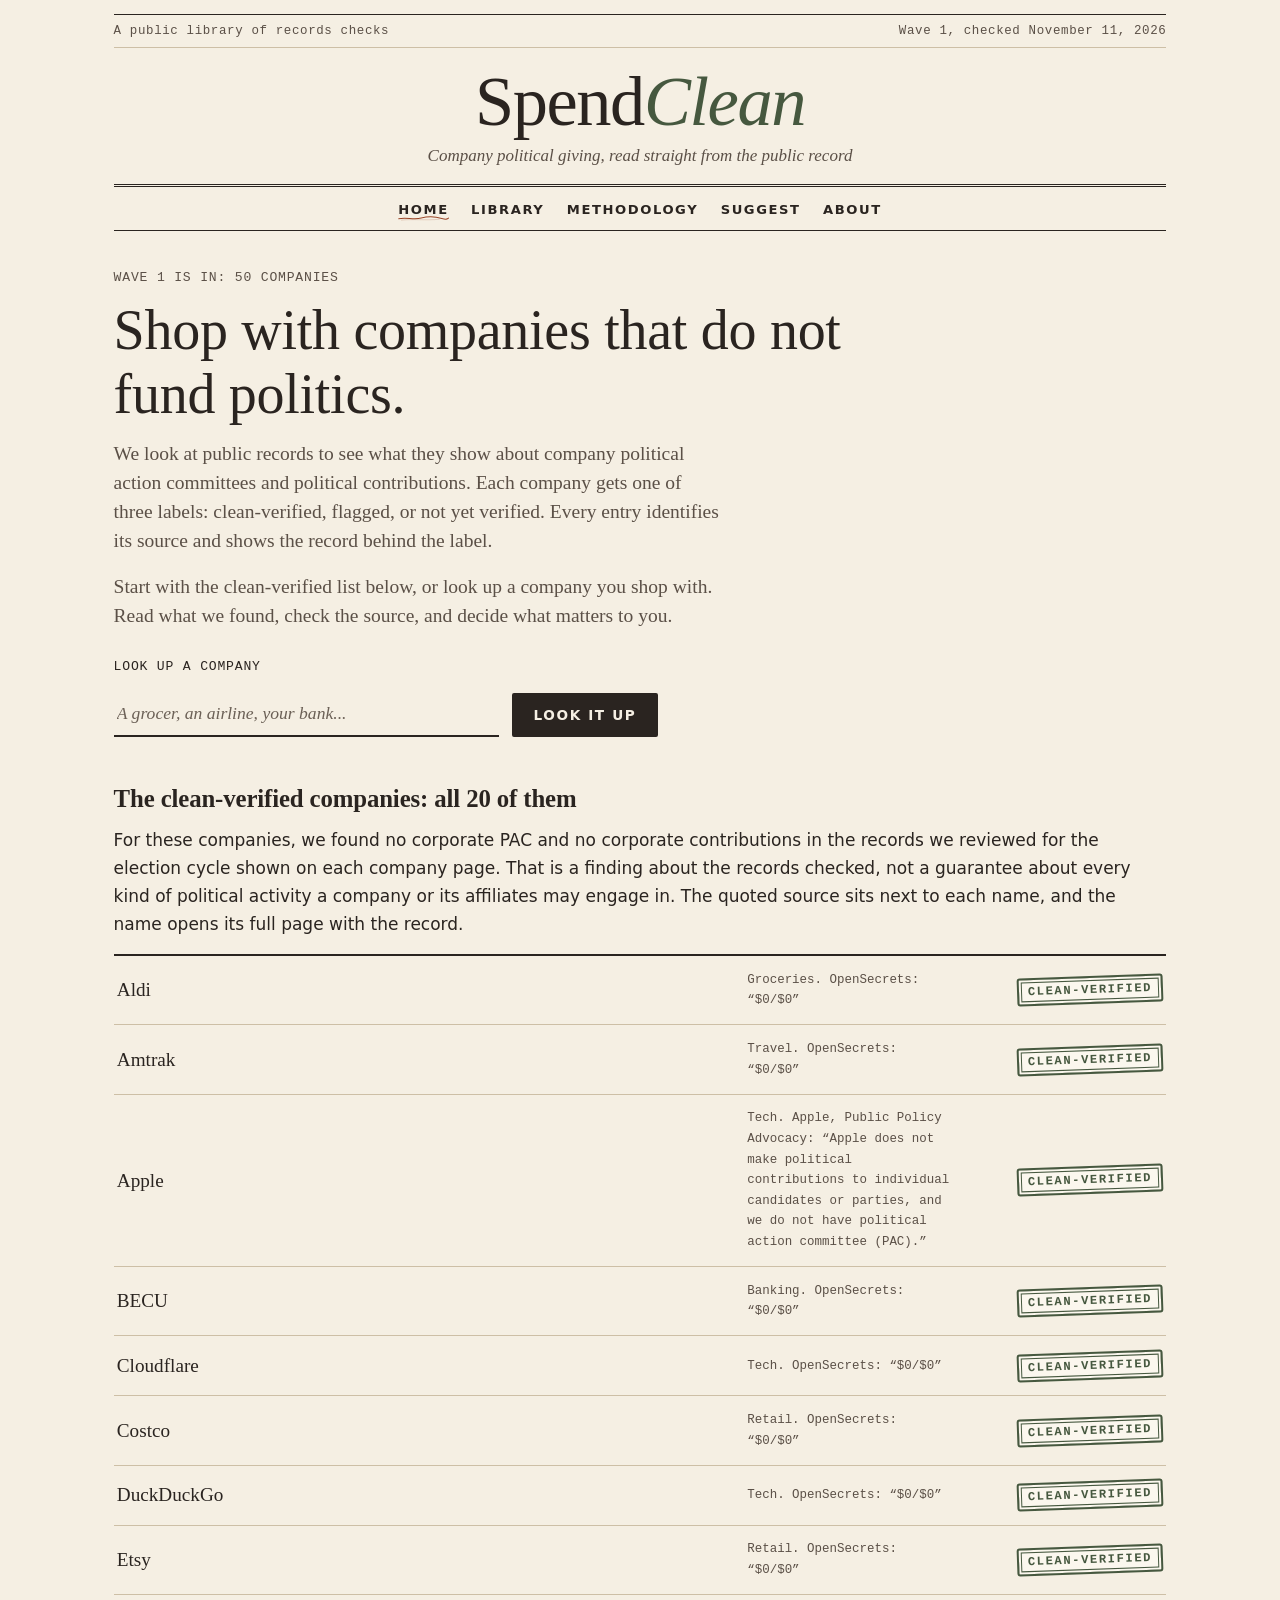
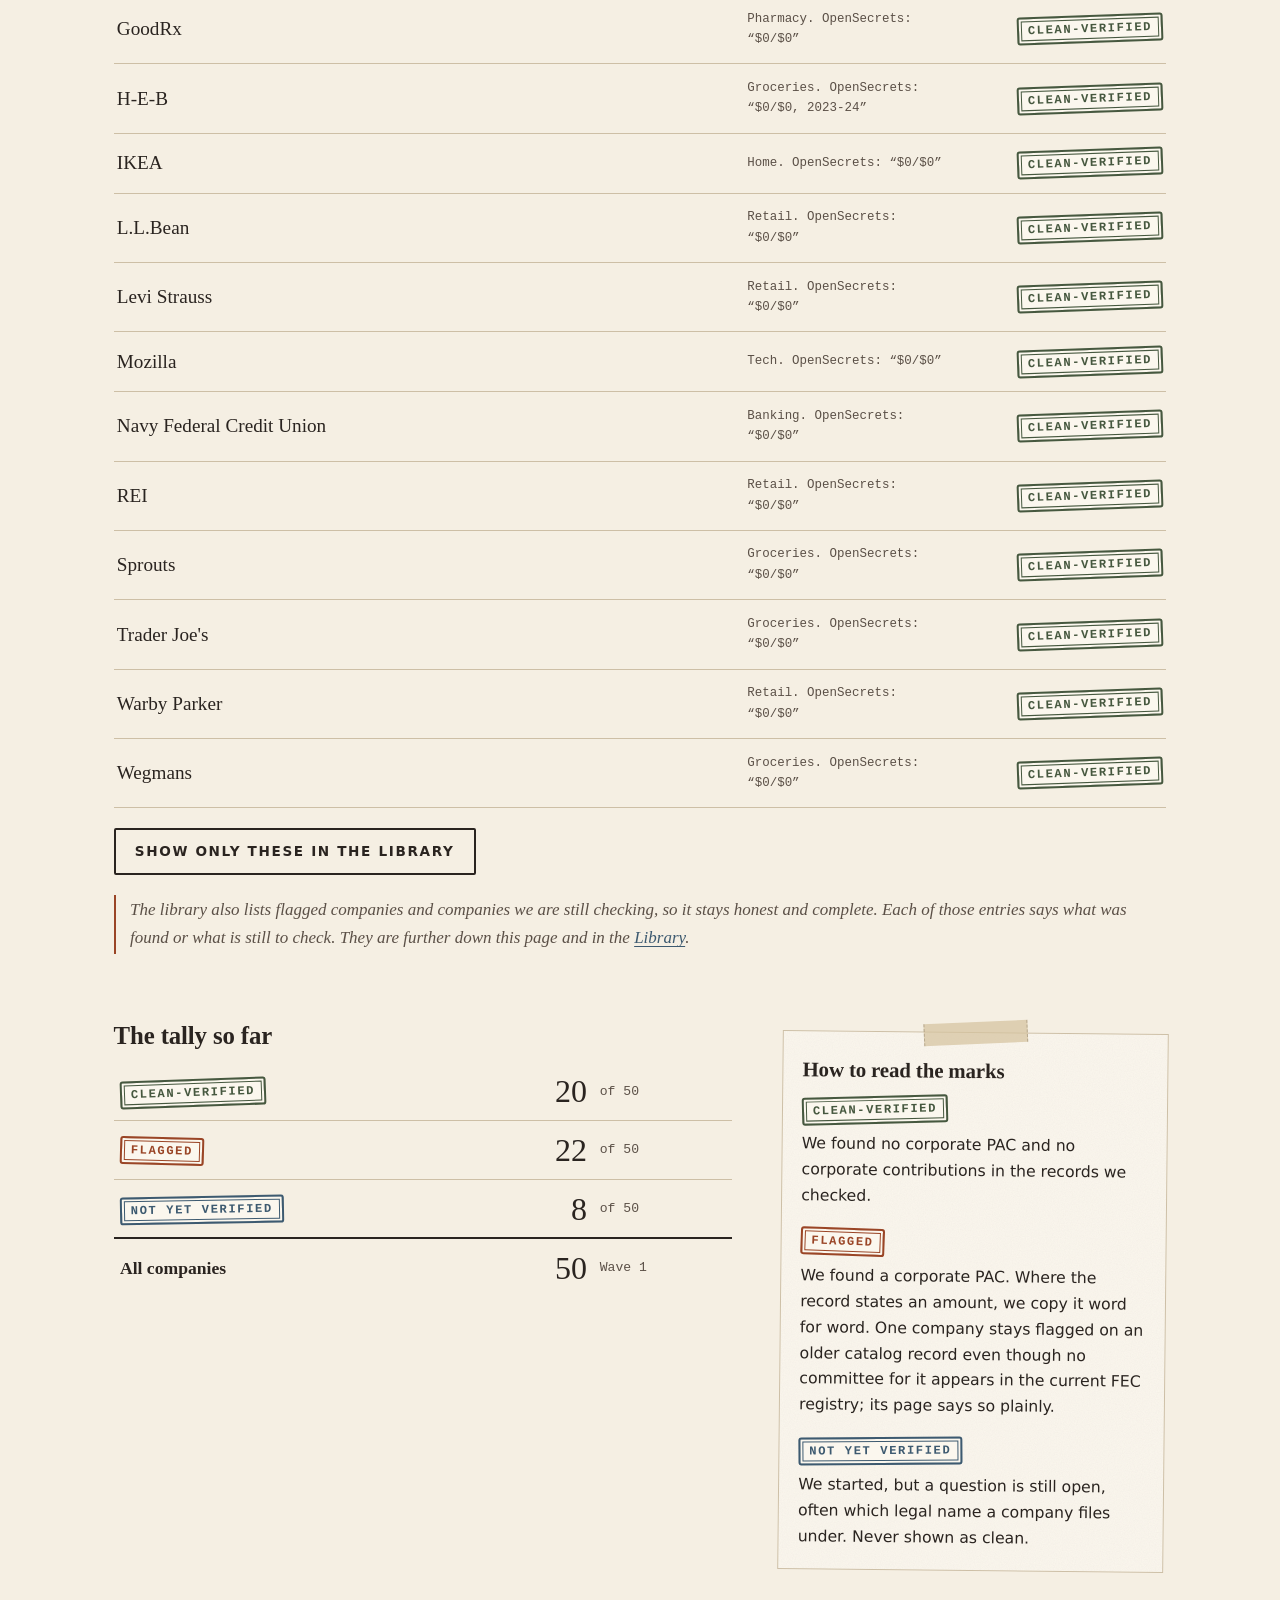
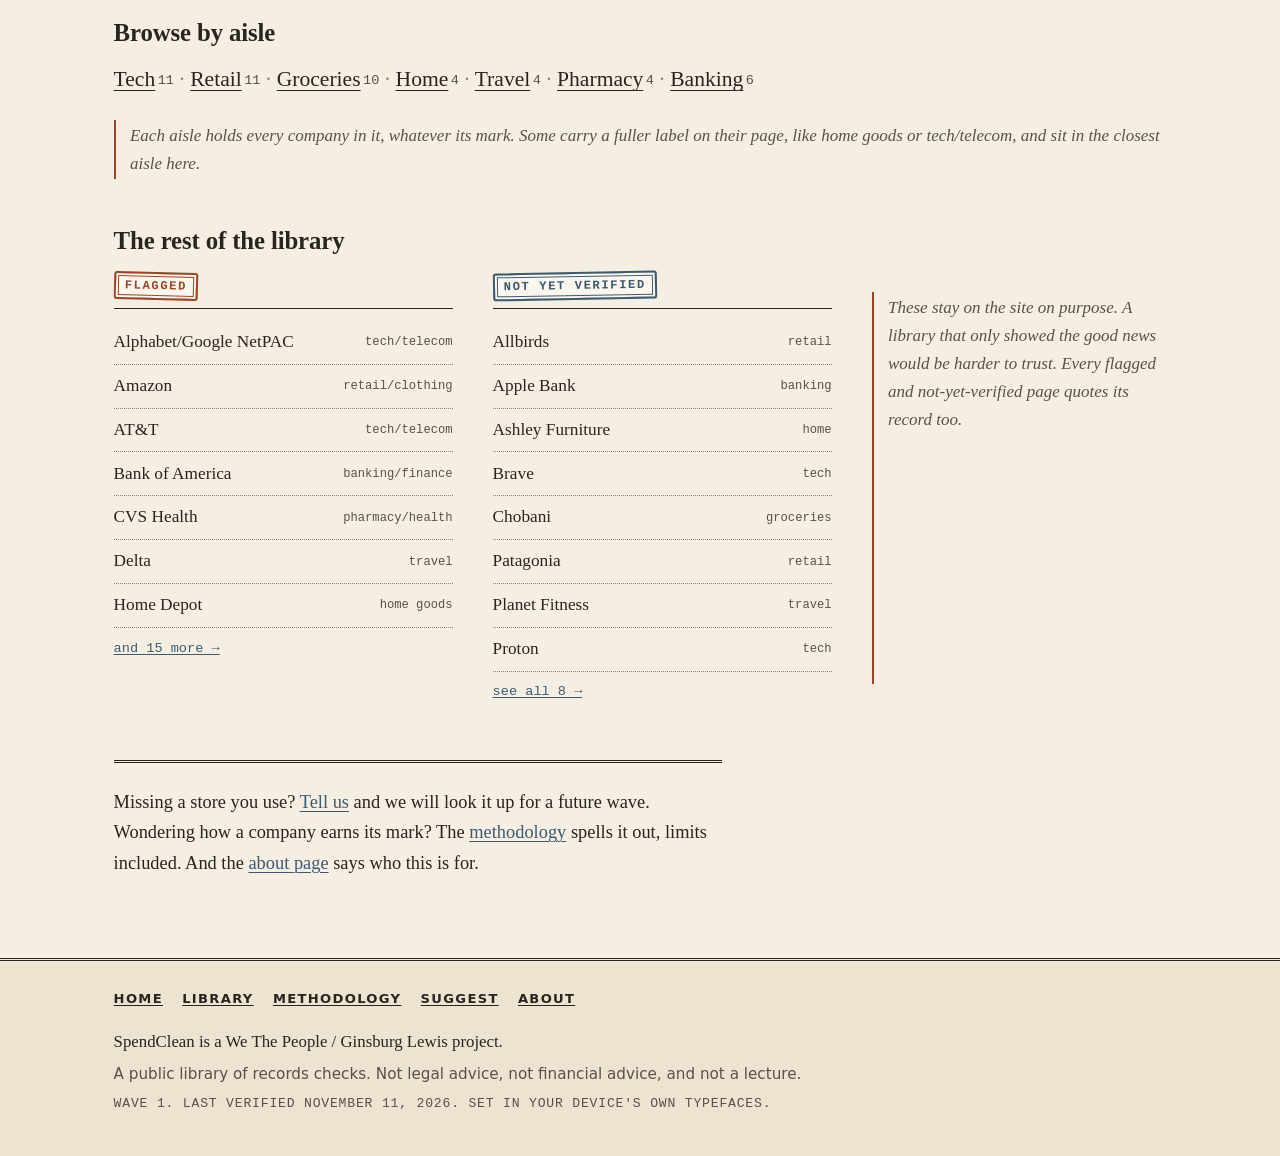
<file: index.html>
<!doctype html>
<html lang="en">
<head>
  <meta charset="utf-8">
  <meta name="viewport" content="width=device-width, initial-scale=1">
  <title>Spend Clean: Shop with companies that do not fund politics</title>
  <meta name="description" content="Shop with companies that do not fund politics. Each company gets one of three labels, clean-verified, flagged, or not yet verified, and every entry shows the public record behind the label.">
  <link rel="canonical" href="https://spendclean.com/">
  <meta property="og:type" content="website">
  <meta property="og:site_name" content="SpendClean">
  <meta property="og:title" content="Spend Clean: Shop with companies that do not fund politics">
  <meta property="og:description" content="Shop with companies that do not fund politics. Each company gets one of three labels, clean-verified, flagged, or not yet verified, and every entry shows the public record behind the label.">
  <meta property="og:url" content="https://spendclean.com/">
  <meta name="twitter:card" content="summary">
  <meta name="twitter:title" content="Spend Clean: Shop with companies that do not fund politics">
  <meta name="twitter:description" content="Shop with companies that do not fund politics. Each company gets one of three labels, clean-verified, flagged, or not yet verified, and every entry shows the public record behind the label.">
  <link rel="icon" href="data:,">
  <link rel="stylesheet" href="assets/css/styles.css">
  <script src="assets/js/app.js" defer></script>
</head>
<body data-page="home">
  <a class="skip-link" href="#main">Skip to main content</a>
  <header class="masthead">
    <div class="wrap">
      <p class="masthead-top"><span>A public library of records checks</span><span data-needs-meta hidden>Wave <span data-bind="wave"></span>, checked <span data-bind="last-verified"></span></span></p>
      <a class="masthead-title" href="index.html">Spend<em>Clean</em></a>
      <p class="masthead-tag">Company political giving, read straight from the public record</p>
      <nav class="site-nav" aria-label="Main">
        <ul>
          <li><a href="index.html">Home</a></li>
          <li><a href="library.html">Library</a></li>
          <li><a href="methodology.html">Methodology</a></li>
          <li><a href="suggest.html">Suggest</a></li>
          <li><a href="about.html">About</a></li>
        </ul>
      </nav>
    </div>
  </header>

  <main id="main">
    <div class="wrap">
      <section class="front-lead" aria-labelledby="promise">
        <p class="kicker" data-needs-meta hidden>Wave <span data-bind="wave"></span> is in: <span data-bind="total"></span> companies</p>
        <h1 id="promise">Shop with companies that do not fund politics.</h1>
        <p class="deck">We look at public records to see what they show about company political action committees and political contributions. Each company gets one of three labels: clean-verified, flagged, or not yet verified. Every entry identifies its source and shows the record behind the label.</p>
        <p class="deck">Start with the clean-verified list below, or look up a company you shop with. Read what we found, check the source, and decide what matters to you.</p>

        <form class="search-line" action="library.html" method="get" role="search">
          <label for="home-q">Look up a company</label>
          <input id="home-q" name="q" type="search" placeholder="A grocer, an airline, your bank..." autocomplete="off">
          <button class="btn" type="submit">Look it up</button>
        </form>
      </section>

      <section aria-labelledby="clean-heading">
        <h2 id="clean-heading">The clean-verified companies<span data-needs-meta hidden>: all <span data-bind="count-clean-verified"></span> of them</span></h2>
        <p>For these companies, we found no corporate PAC and no corporate contributions in the records we reviewed for the election cycle shown on each company page. That is a finding about the records checked, not a guarantee about every kind of political activity a company or its affiliates may engage in. The quoted source sits next to each name, and the name opens its full page with the record.</p>
        <ol class="ledger" id="clean-list">
          <li>Loading the clean-verified list...</li>
        </ol>
        <p style="margin-top:1.2rem"><a class="btn btn-plain" href="library.html?status=clean-verified">Show only these in the Library</a></p>
        <p class="margin-note">The library also lists flagged companies and companies we are still checking, so it stays honest and complete. Each of those entries says what was found or what is still to check. They are further down this page and in the <a href="library.html">Library</a>.</p>
      </section>

      <div class="front-grid">
        <section aria-labelledby="tally-heading">
          <h2 id="tally-heading">The tally so far</h2>
          <table class="tally" id="tally">
            <tbody><tr><td>Loading the count...</td></tr></tbody>
          </table>
        </section>

        <aside class="taped" aria-labelledby="marks-heading">
          <h2 id="marks-heading">How to read the marks</h2>
          <dl class="marks">
            <dt><span class="stamp stamp-clean">Clean-verified</span></dt>
            <dd>We found no corporate PAC and no corporate contributions in the records we checked.</dd>
            <dt><span class="stamp stamp-flagged">Flagged</span></dt>
            <dd>We found a corporate PAC. Where the record states an amount, we copy it word for word. One company stays flagged on an older catalog record even though no committee for it appears in the current FEC registry; its page says so plainly.</dd>
            <dt><span class="stamp stamp-pending">Not yet verified</span></dt>
            <dd>We started, but a question is still open, often which legal name a company files under. Never shown as clean.</dd>
          </dl>
        </aside>
      </div>

      <section aria-labelledby="aisles-heading">
        <h2 id="aisles-heading">Browse by aisle</h2>
        <ul class="aisles" id="aisles">
          <li>Loading aisles...</li>
        </ul>
        <p class="margin-note">Each aisle holds every company in it, whatever its mark. Some carry a fuller label on their page, like home goods or tech/telecom, and sit in the closest aisle here.</p>
      </section>

      <section aria-labelledby="shelves-heading">
        <h2 id="shelves-heading">The rest of the library</h2>
        <div class="shelves" id="shelves" data-statuses="flagged,not-yet-verified">
          <p class="loading">Loading companies...</p>
          <p class="margin-note">These stay on the site on purpose. A library that only showed the good news would be harder to trust. Every flagged and not-yet-verified page quotes its record too.</p>
        </div>
      </section>

      <section class="front-close" aria-labelledby="close-heading">
        <h2 id="close-heading" class="visually-hidden">Before you go</h2>
        <p>Missing a store you use? <a href="suggest.html">Tell us</a> and we will look it up for a future wave. Wondering how a company earns its mark? The <a href="methodology.html">methodology</a> spells it out, limits included. And the <a href="about.html">about page</a> says who this is for.</p>
      </section>
    </div>
  </main>

  <footer class="colophon">
    <div class="wrap">
      <nav aria-label="Footer">
        <ul>
          <li><a href="index.html">Home</a></li>
          <li><a href="library.html">Library</a></li>
          <li><a href="methodology.html">Methodology</a></li>
          <li><a href="suggest.html">Suggest</a></li>
          <li><a href="about.html">About</a></li>
        </ul>
      </nav>
      <p class="project">SpendClean is a We The People / Ginsburg Lewis project.</p>
      <p>A public library of records checks. Not legal advice, not financial advice, and not a lecture.</p>
      <p class="mono" data-needs-meta hidden>Wave <span data-bind="wave"></span>. Last verified <span data-bind="last-verified"></span>. Set in your device's own typefaces.</p>
    </div>
  </footer>
</body>
</html>
</file>
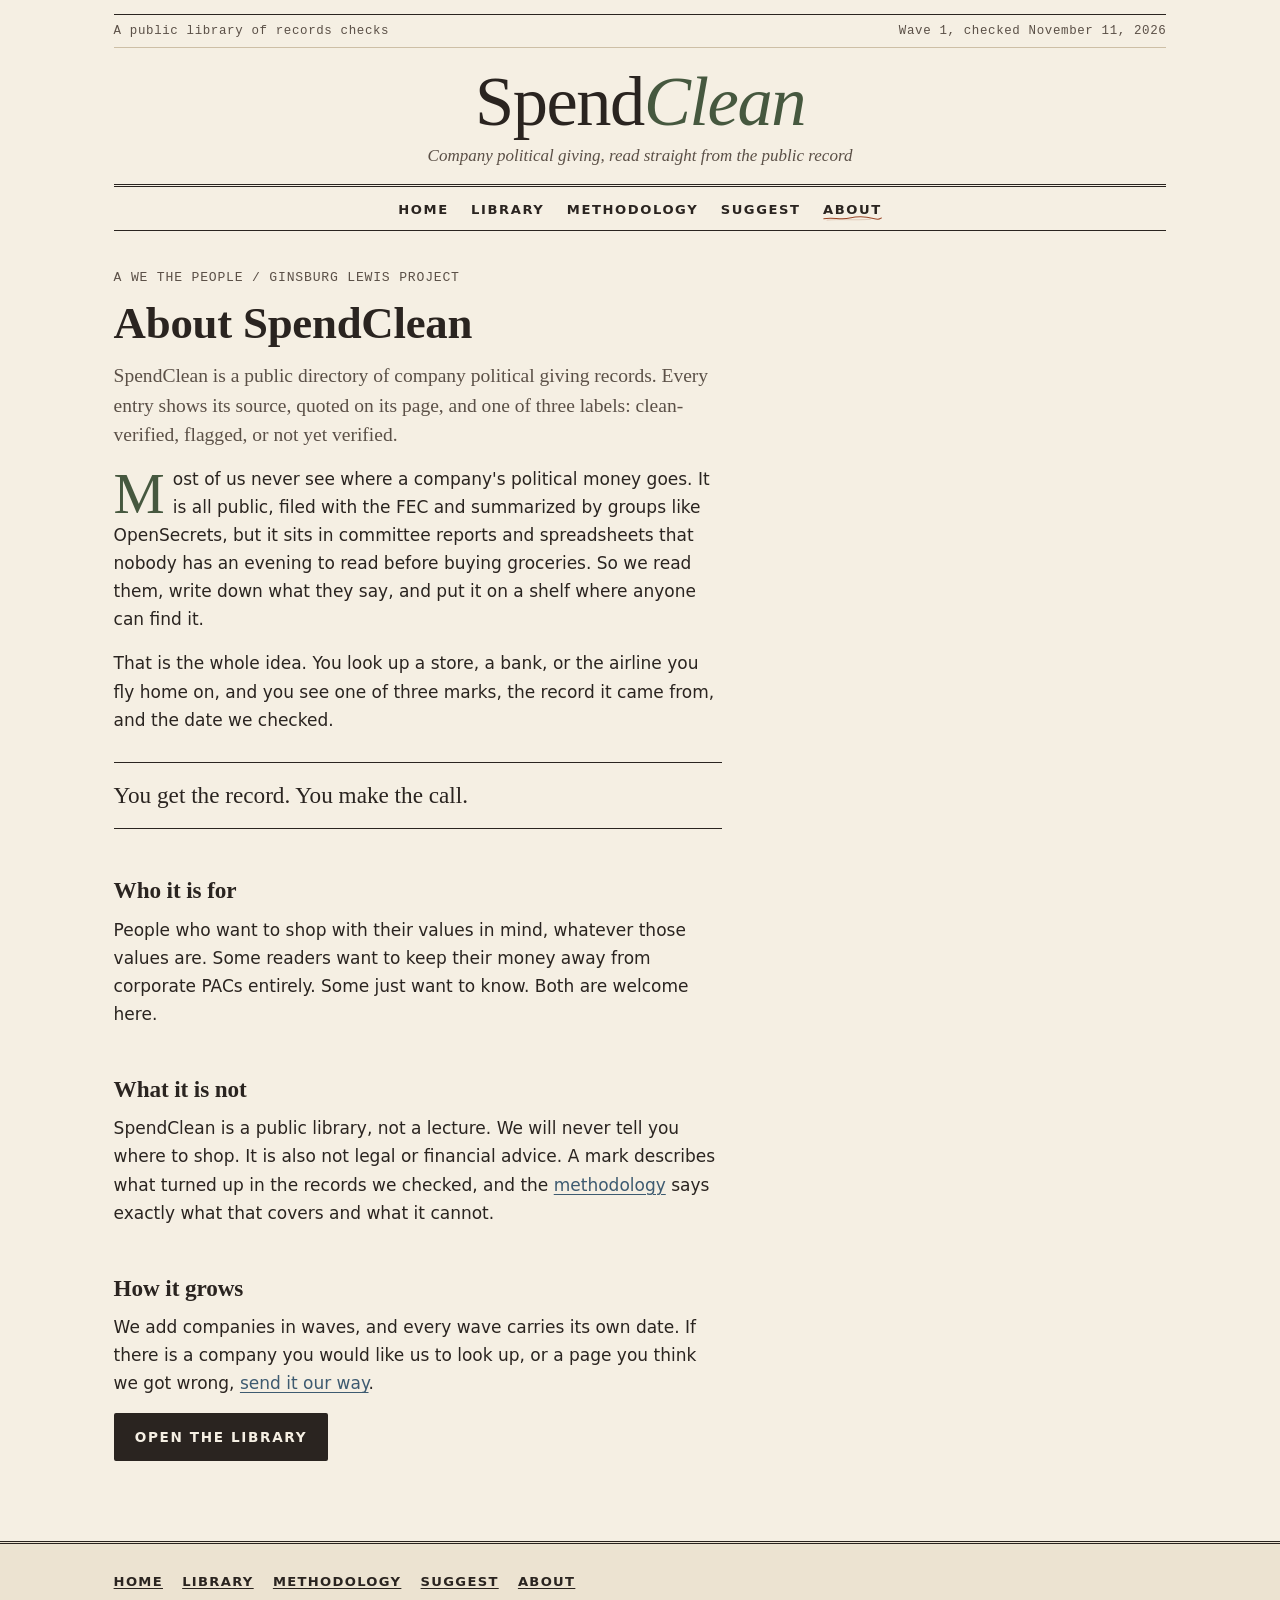
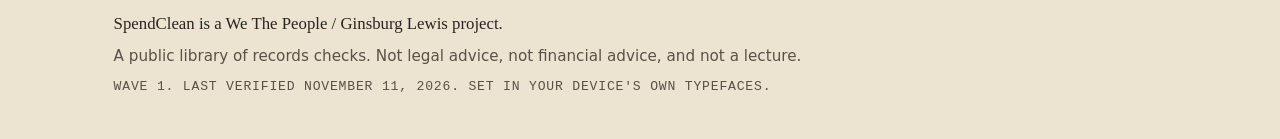
<file: about.html>
<!doctype html>
<html lang="en">
<head>
  <meta charset="utf-8">
  <meta name="viewport" content="width=device-width, initial-scale=1">
  <title>About | SpendClean</title>
  <meta name="description" content="About SpendClean, a public directory of company political giving records. Every entry shows its source, quoted on its page, and one of three labels, clean-verified, flagged, or not yet verified.">
  <link rel="canonical" href="https://spendclean.com/about.html">
  <meta property="og:type" content="website">
  <meta property="og:site_name" content="SpendClean">
  <meta property="og:title" content="About | SpendClean">
  <meta property="og:description" content="About SpendClean, a public directory of company political giving records. Every entry shows its source, quoted on its page, and one of three labels, clean-verified, flagged, or not yet verified.">
  <meta property="og:url" content="https://spendclean.com/about.html">
  <meta name="twitter:card" content="summary">
  <meta name="twitter:title" content="About | SpendClean">
  <meta name="twitter:description" content="About SpendClean, a public directory of company political giving records. Every entry shows its source, quoted on its page, and one of three labels, clean-verified, flagged, or not yet verified.">
  <link rel="icon" href="data:,">
  <link rel="stylesheet" href="assets/css/styles.css">
  <script src="assets/js/app.js" defer></script>
</head>
<body data-page="about">
  <a class="skip-link" href="#main">Skip to main content</a>
  <header class="masthead">
    <div class="wrap">
      <p class="masthead-top"><span>A public library of records checks</span><span data-needs-meta hidden>Wave <span data-bind="wave"></span>, checked <span data-bind="last-verified"></span></span></p>
      <a class="masthead-title" href="index.html">Spend<em>Clean</em></a>
      <p class="masthead-tag">Company political giving, read straight from the public record</p>
      <nav class="site-nav" aria-label="Main">
        <ul>
          <li><a href="index.html">Home</a></li>
          <li><a href="library.html">Library</a></li>
          <li><a href="methodology.html">Methodology</a></li>
          <li><a href="suggest.html">Suggest</a></li>
          <li><a href="about.html">About</a></li>
        </ul>
      </nav>
    </div>
  </header>

  <main id="main">
    <div class="wrap">
      <article class="article">
        <p class="kicker">A We The People / Ginsburg Lewis project</p>
        <h1>About SpendClean</h1>
        <p class="deck">SpendClean is a public directory of company political giving records. Every entry shows its source, quoted on its page, and one of three labels: clean-verified, flagged, or not yet verified.</p>

        <p class="dropcap">Most of us never see where a company's political money goes. It is all public, filed with the FEC and summarized by groups like OpenSecrets, but it sits in committee reports and spreadsheets that nobody has an evening to read before buying groceries. So we read them, write down what they say, and put it on a shelf where anyone can find it.</p>

        <p>That is the whole idea. You look up a store, a bank, or the airline you fly home on, and you see one of three marks, the record it came from, and the date we checked.</p>

        <p class="pull">You get the record. You make the call.</p>

        <h2>Who it is for</h2>
        <p>People who want to shop with their values in mind, whatever those values are. Some readers want to keep their money away from corporate PACs entirely. Some just want to know. Both are welcome here.</p>

        <h2>What it is not</h2>
        <p>SpendClean is a public library, not a lecture. We will never tell you where to shop. It is also not legal or financial advice. A mark describes what turned up in the records we checked, and the <a href="methodology.html">methodology</a> says exactly what that covers and what it cannot.</p>

        <h2>How it grows</h2>
        <p>We add companies in waves, and every wave carries its own date. If there is a company you would like us to look up, or a page you think we got wrong, <a href="suggest.html">send it our way</a>.</p>

        <p><a class="btn" href="library.html">Open the Library</a></p>
      </article>
    </div>
  </main>

  <footer class="colophon">
    <div class="wrap">
      <nav aria-label="Footer">
        <ul>
          <li><a href="index.html">Home</a></li>
          <li><a href="library.html">Library</a></li>
          <li><a href="methodology.html">Methodology</a></li>
          <li><a href="suggest.html">Suggest</a></li>
          <li><a href="about.html">About</a></li>
        </ul>
      </nav>
      <p class="project">SpendClean is a We The People / Ginsburg Lewis project.</p>
      <p>A public library of records checks. Not legal advice, not financial advice, and not a lecture.</p>
      <p class="mono" data-needs-meta hidden>Wave <span data-bind="wave"></span>. Last verified <span data-bind="last-verified"></span>. Set in your device's own typefaces.</p>
    </div>
  </footer>
</body>
</html>
</file>
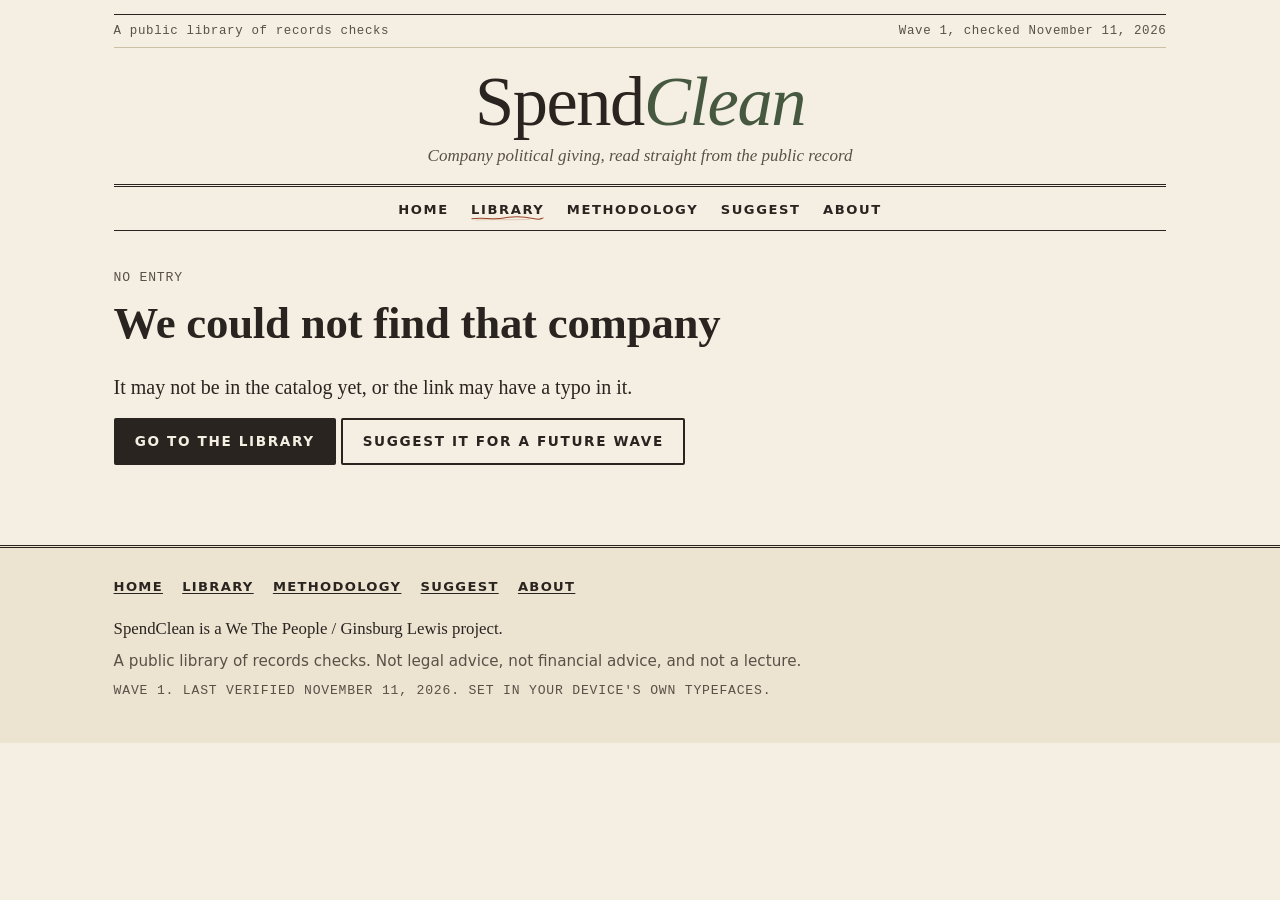
<file: company.html>
<!doctype html>
<html lang="en">
<head>
  <meta charset="utf-8">
  <meta name="viewport" content="width=device-width, initial-scale=1">
  <title>Company | SpendClean</title>
  <meta name="description" content="One company's catalog entry: its mark, the quoted record, the source, and the election cycle checked.">
  <link rel="canonical" href="https://spendclean.com/company.html">
  <meta property="og:type" content="website">
  <meta property="og:site_name" content="SpendClean">
  <meta property="og:title" content="Company | SpendClean">
  <meta property="og:description" content="One company's catalog entry: its mark, the quoted record, the source, and the election cycle checked.">
  <meta property="og:url" content="https://spendclean.com/company.html">
  <meta name="twitter:card" content="summary">
  <meta name="twitter:title" content="Company | SpendClean">
  <meta name="twitter:description" content="One company's catalog entry: its mark, the quoted record, the source, and the election cycle checked.">
  <link rel="icon" href="data:,">
  <link rel="stylesheet" href="assets/css/styles.css">
  <script src="assets/js/app.js" defer></script>
</head>
<body data-page="company">
  <a class="skip-link" href="#main">Skip to main content</a>
  <header class="masthead">
    <div class="wrap">
      <p class="masthead-top"><span>A public library of records checks</span><span data-needs-meta hidden>Wave <span data-bind="wave"></span>, checked <span data-bind="last-verified"></span></span></p>
      <a class="masthead-title" href="index.html">Spend<em>Clean</em></a>
      <p class="masthead-tag">Company political giving, read straight from the public record</p>
      <nav class="site-nav" aria-label="Main">
        <ul>
          <li><a href="index.html">Home</a></li>
          <li><a href="library.html">Library</a></li>
          <li><a href="methodology.html">Methodology</a></li>
          <li><a href="suggest.html">Suggest</a></li>
          <li><a href="about.html">About</a></li>
        </ul>
      </nav>
    </div>
  </header>

  <main id="main">
    <div class="wrap">
      <div id="company">
        <p class="mono">Pulling the record...</p>
      </div>
    </div>
  </main>

  <footer class="colophon">
    <div class="wrap">
      <nav aria-label="Footer">
        <ul>
          <li><a href="index.html">Home</a></li>
          <li><a href="library.html">Library</a></li>
          <li><a href="methodology.html">Methodology</a></li>
          <li><a href="suggest.html">Suggest</a></li>
          <li><a href="about.html">About</a></li>
        </ul>
      </nav>
      <p class="project">SpendClean is a We The People / Ginsburg Lewis project.</p>
      <p>A public library of records checks. Not legal advice, not financial advice, and not a lecture.</p>
      <p class="mono" data-needs-meta hidden>Wave <span data-bind="wave"></span>. Last verified <span data-bind="last-verified"></span>. Set in your device's own typefaces.</p>
    </div>
  </footer>
</body>
</html>
</file>
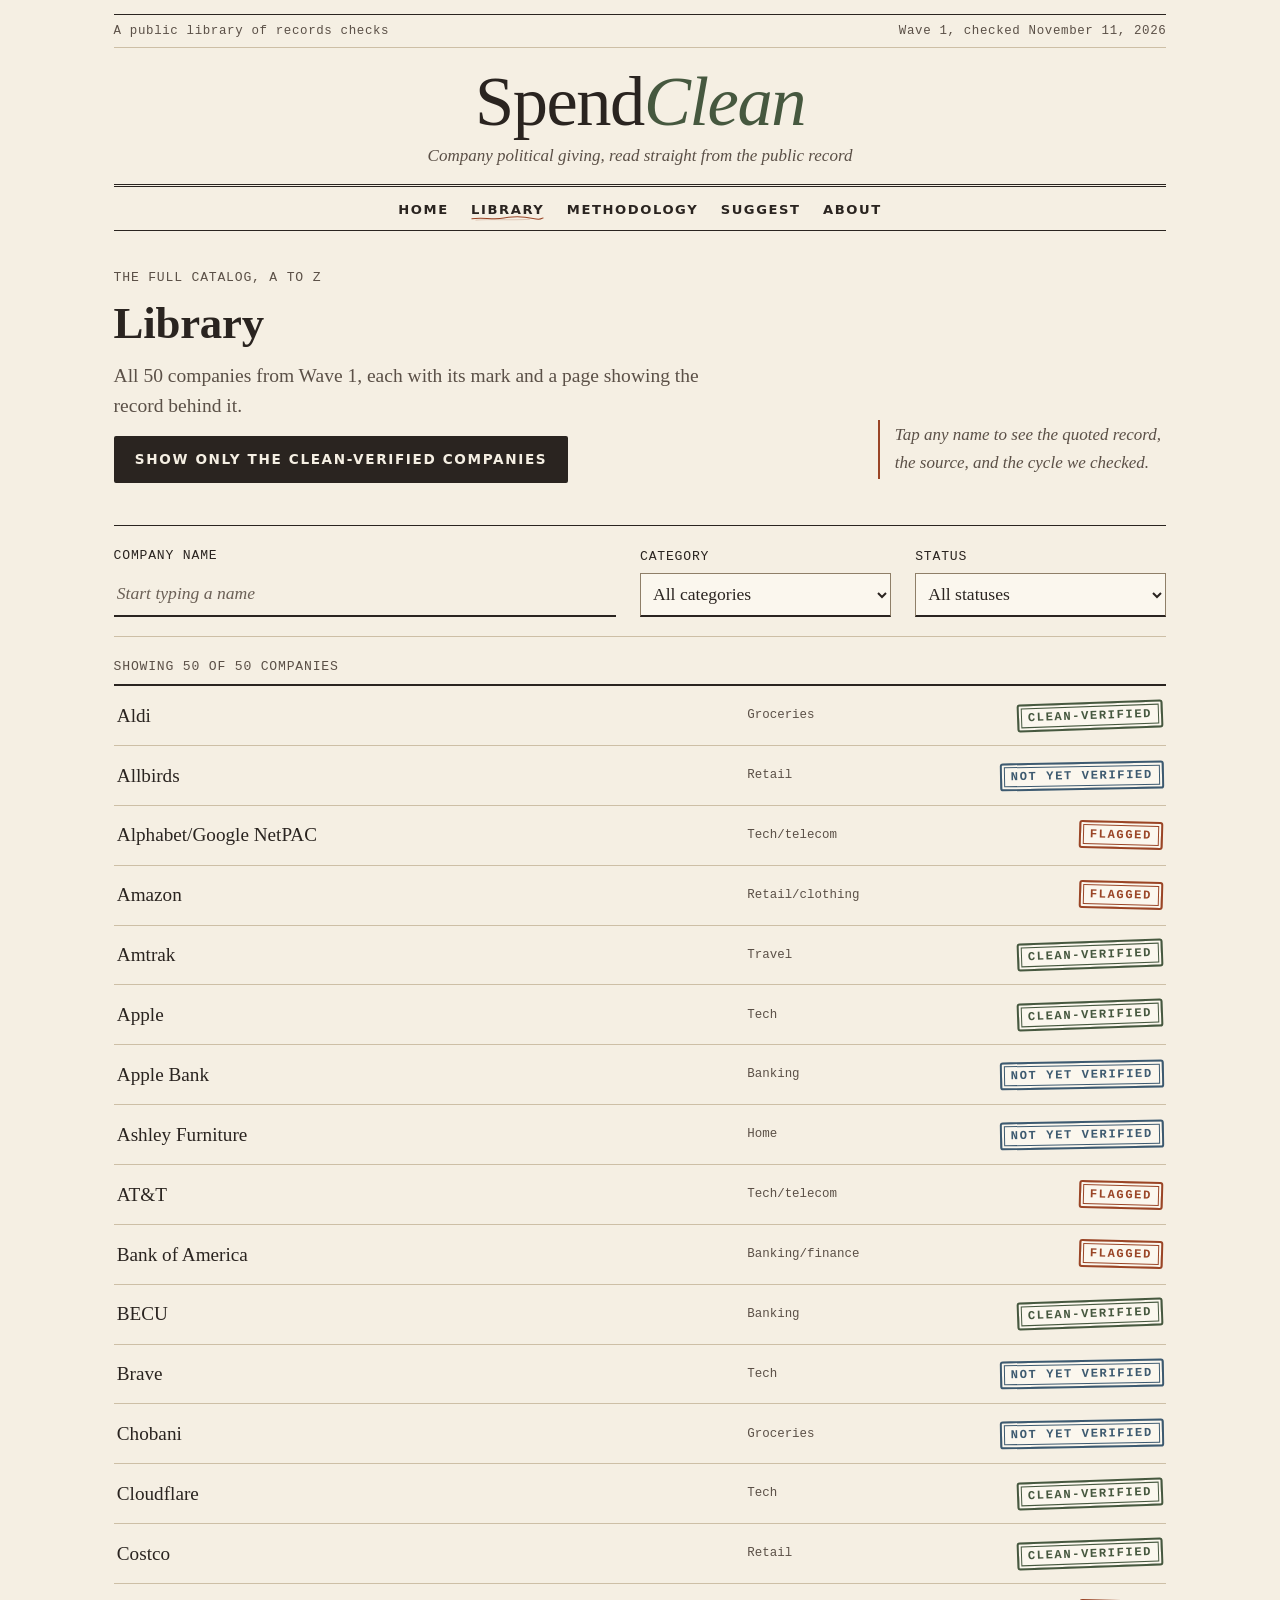
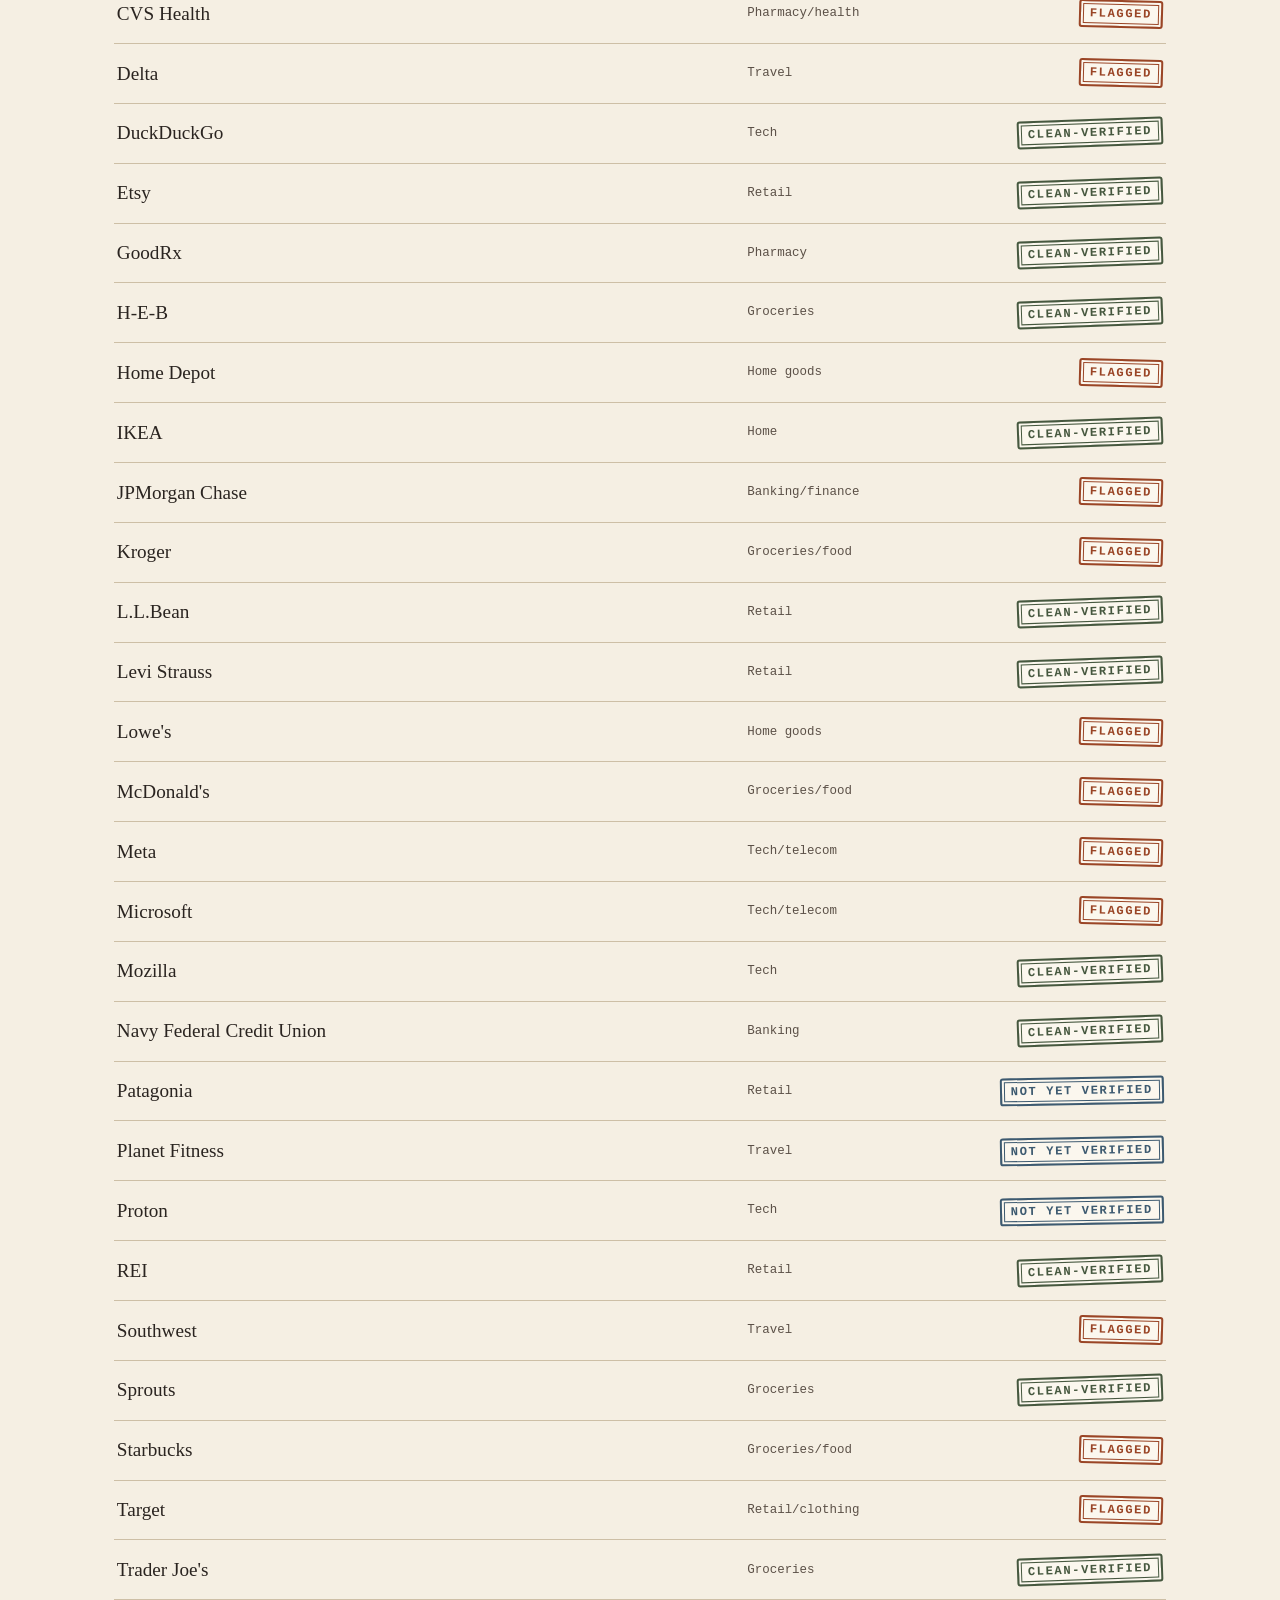
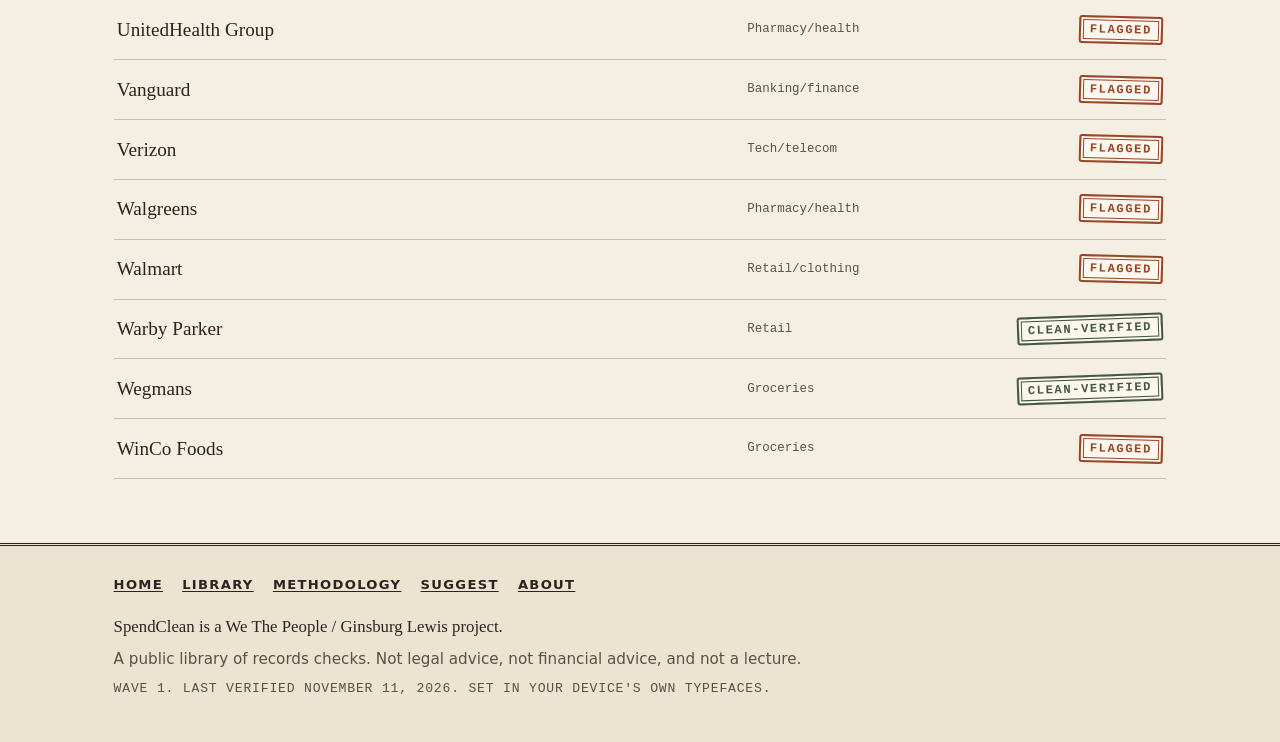
<file: library.html>
<!doctype html>
<html lang="en">
<head>
  <meta charset="utf-8">
  <meta name="viewport" content="width=device-width, initial-scale=1">
  <title>Library | SpendClean</title>
  <meta name="description" content="Every company in the SpendClean catalog, A to Z, with its mark. Search by name, or filter by category and status.">
  <link rel="canonical" href="https://spendclean.com/library.html">
  <meta property="og:type" content="website">
  <meta property="og:site_name" content="SpendClean">
  <meta property="og:title" content="Library | SpendClean">
  <meta property="og:description" content="Every company in the SpendClean catalog, A to Z, with its mark. Search by name, or filter by category and status.">
  <meta property="og:url" content="https://spendclean.com/library.html">
  <meta name="twitter:card" content="summary">
  <meta name="twitter:title" content="Library | SpendClean">
  <meta name="twitter:description" content="Every company in the SpendClean catalog, A to Z, with its mark. Search by name, or filter by category and status.">
  <link rel="icon" href="data:,">
  <link rel="stylesheet" href="assets/css/styles.css">
  <script src="assets/js/app.js" defer></script>
</head>
<body data-page="library">
  <a class="skip-link" href="#main">Skip to main content</a>
  <header class="masthead">
    <div class="wrap">
      <p class="masthead-top"><span>A public library of records checks</span><span data-needs-meta hidden>Wave <span data-bind="wave"></span>, checked <span data-bind="last-verified"></span></span></p>
      <a class="masthead-title" href="index.html">Spend<em>Clean</em></a>
      <p class="masthead-tag">Company political giving, read straight from the public record</p>
      <nav class="site-nav" aria-label="Main">
        <ul>
          <li><a href="index.html">Home</a></li>
          <li><a href="library.html">Library</a></li>
          <li><a href="methodology.html">Methodology</a></li>
          <li><a href="suggest.html">Suggest</a></li>
          <li><a href="about.html">About</a></li>
        </ul>
      </nav>
    </div>
  </header>

  <main id="main">
    <div class="wrap">
      <div class="lib-head">
        <div>
          <p class="kicker">The full catalog, A to Z</p>
          <h1>Library</h1>
          <p class="deck" data-needs-meta hidden>All <span data-bind="total"></span> companies from Wave <span data-bind="wave"></span>, each with its mark and a page showing the record behind it.</p>
          <p><a class="btn" id="preset-clean" href="library.html?status=clean-verified">Show only the clean-verified companies</a></p>
        </div>
        <p class="margin-note">Tap any name to see the quoted record, the source, and the cycle we checked.</p>
      </div>

      <form class="filters" id="filters" role="search" aria-label="Filter companies">
        <div>
          <label for="q">Company name</label>
          <input id="q" name="q" type="search" placeholder="Start typing a name" autocomplete="off">
        </div>
        <div>
          <label for="category">Category</label>
          <select id="category" name="category">
            <option value="">All categories</option>
          </select>
        </div>
        <div>
          <label for="status">Status</label>
          <select id="status" name="status">
            <option value="">All statuses</option>
          </select>
        </div>
      </form>

      <div class="results-bar">
        <p class="mono" id="result-count" role="status" aria-live="polite">Loading companies...</p>
        <button class="btn btn-plain" type="button" id="clear-filters" hidden>Clear filters</button>
      </div>

      <h2 class="visually-hidden">Results</h2>
      <ol class="ledger" id="results"></ol>

      <div class="empty margin-note arrow-note" id="empty" hidden>
        <p><strong>Nothing matches those filters.</strong> Try fewer letters, or clear the filters and start over. If a company you shop with is not here at all, <a href="suggest.html">suggest it for the next wave</a>.</p>
        <p><button class="btn btn-plain" type="button" id="empty-clear">Clear filters</button></p>
      </div>
    </div>
  </main>

  <footer class="colophon">
    <div class="wrap">
      <nav aria-label="Footer">
        <ul>
          <li><a href="index.html">Home</a></li>
          <li><a href="library.html">Library</a></li>
          <li><a href="methodology.html">Methodology</a></li>
          <li><a href="suggest.html">Suggest</a></li>
          <li><a href="about.html">About</a></li>
        </ul>
      </nav>
      <p class="project">SpendClean is a We The People / Ginsburg Lewis project.</p>
      <p>A public library of records checks. Not legal advice, not financial advice, and not a lecture.</p>
      <p class="mono" data-needs-meta hidden>Wave <span data-bind="wave"></span>. Last verified <span data-bind="last-verified"></span>. Set in your device's own typefaces.</p>
    </div>
  </footer>
</body>
</html>
</file>
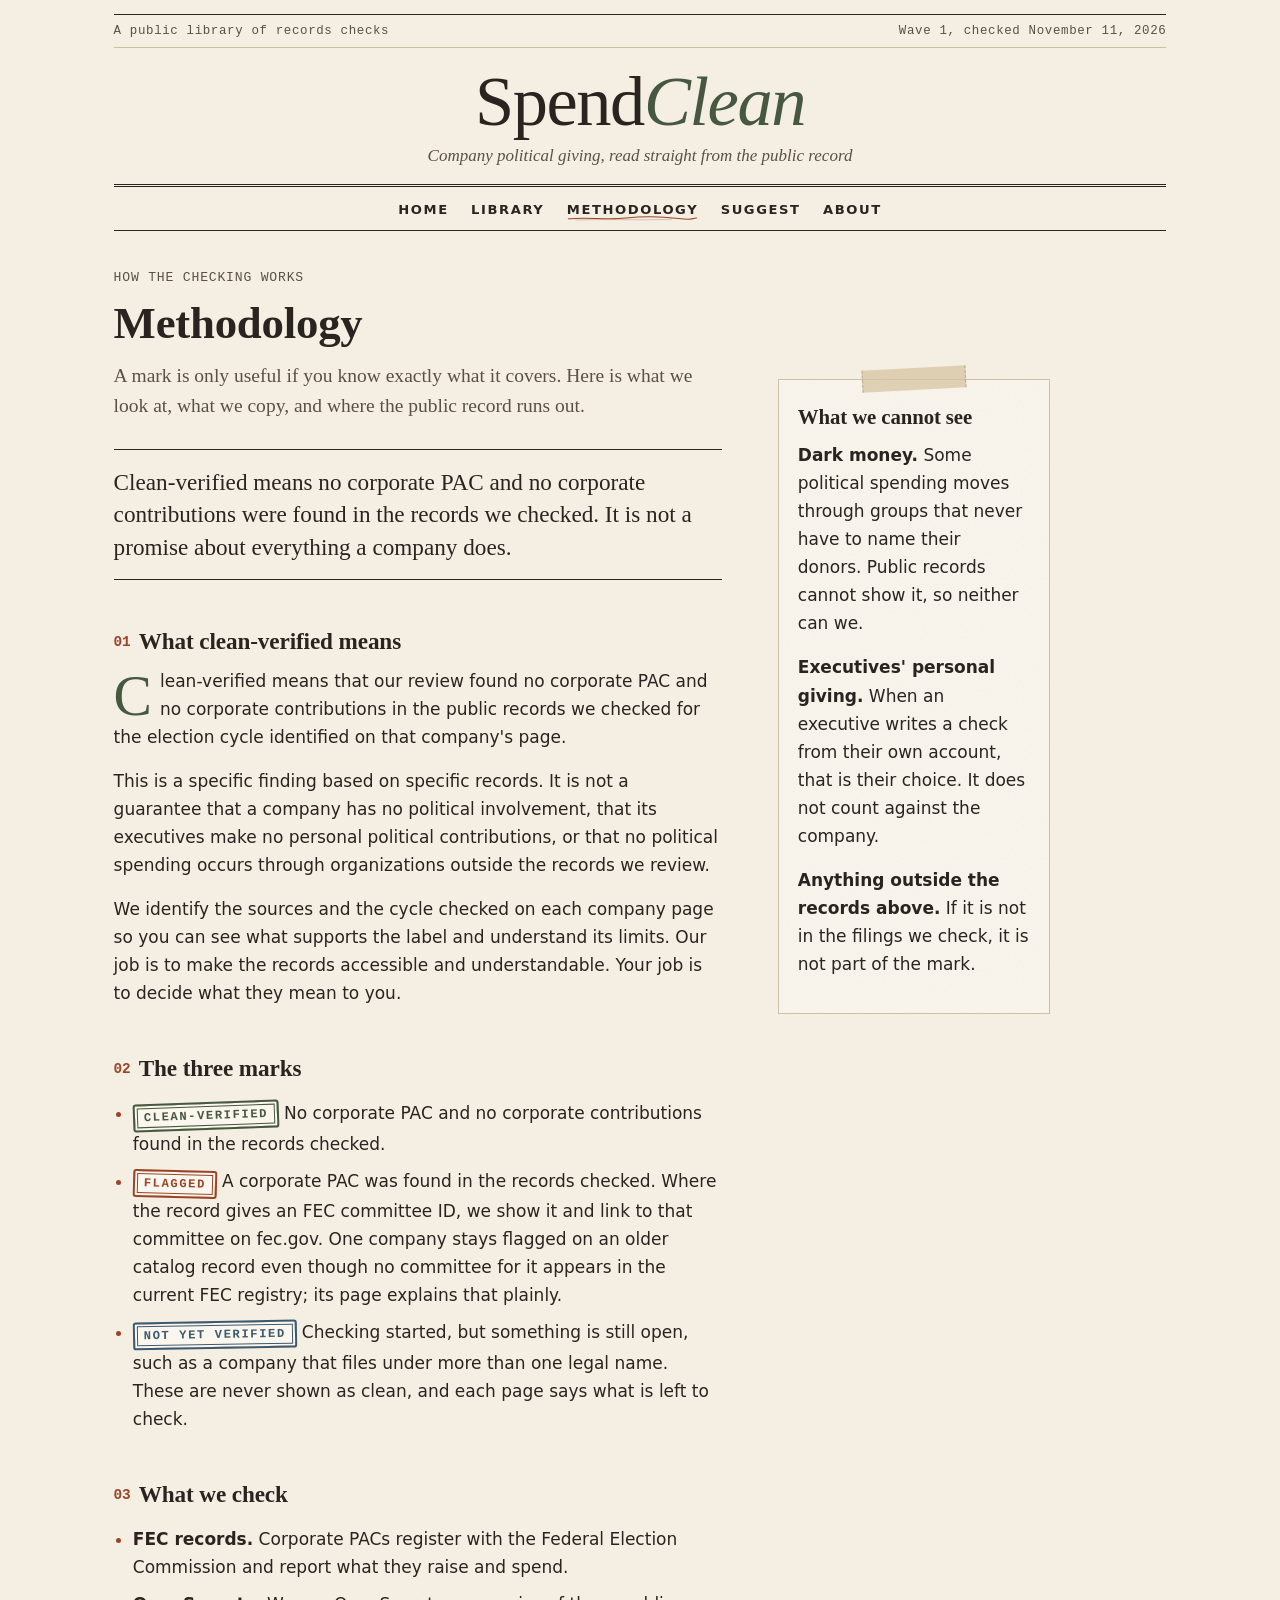
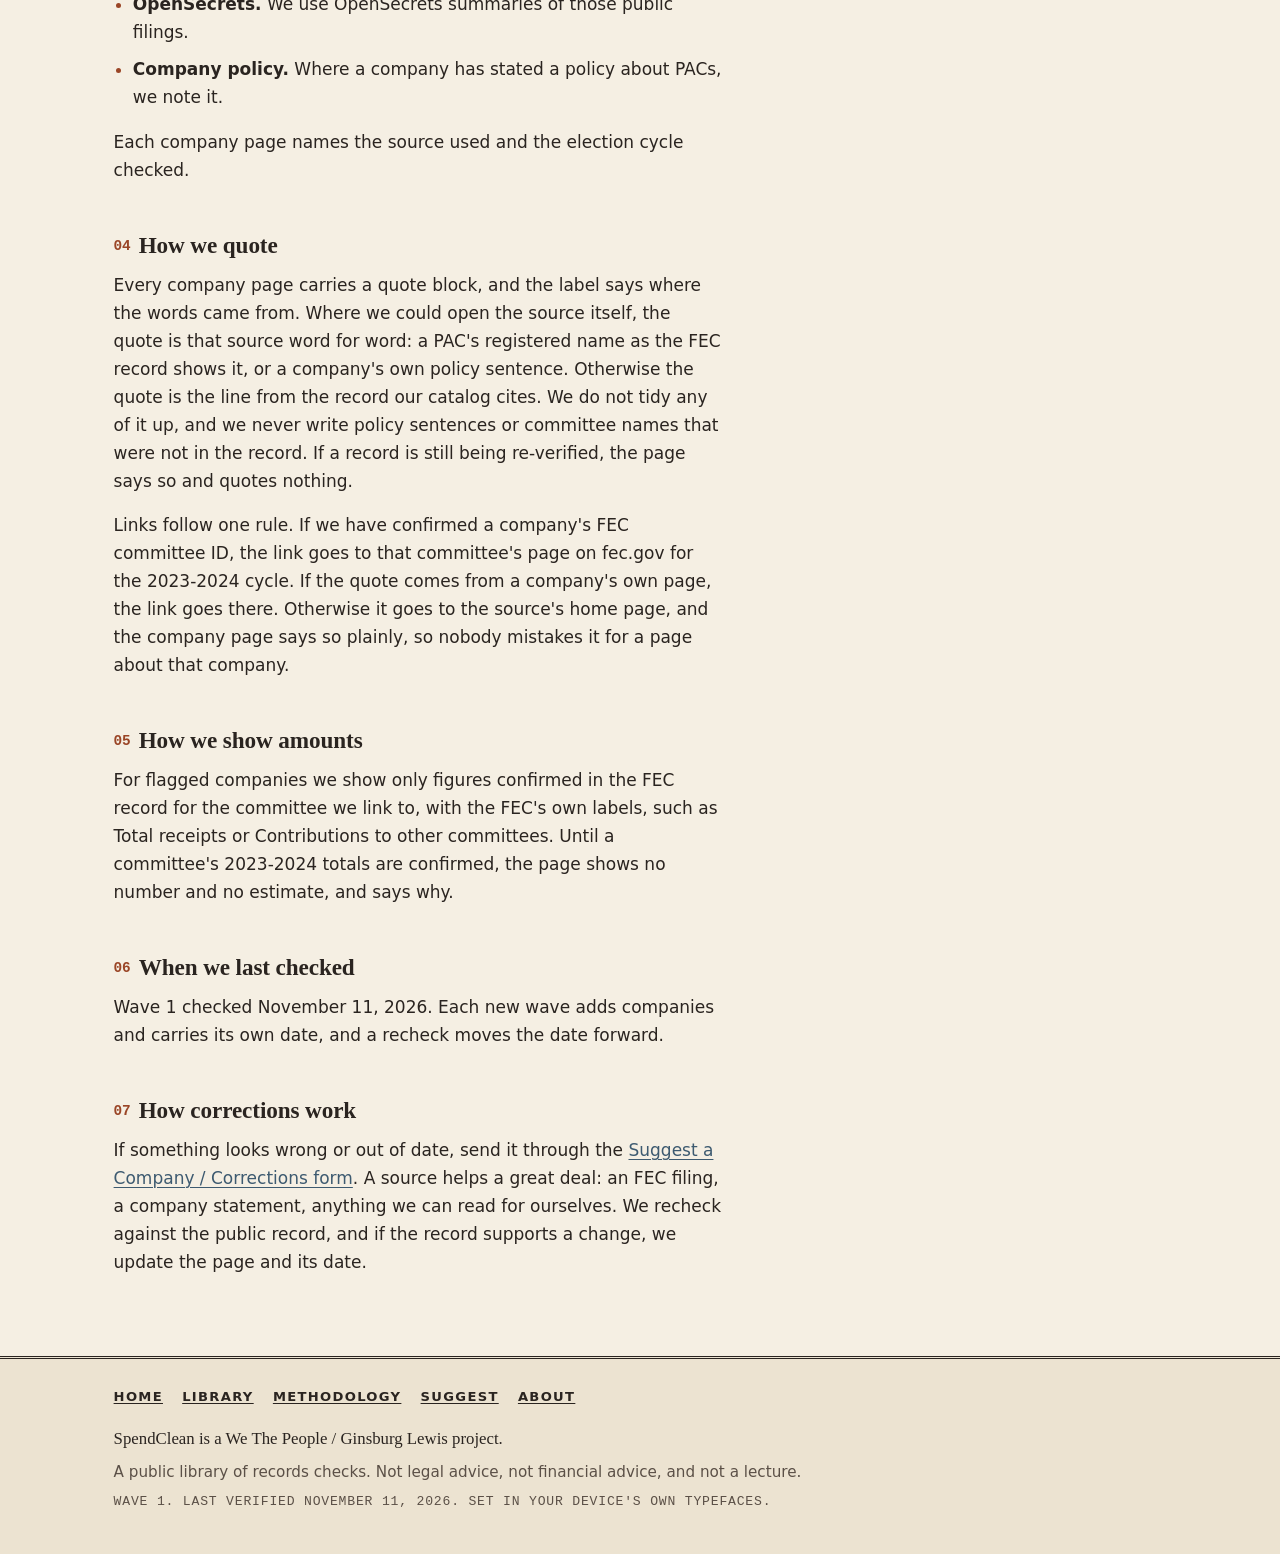
<file: methodology.html>
<!doctype html>
<html lang="en">
<head>
  <meta charset="utf-8">
  <meta name="viewport" content="width=device-width, initial-scale=1">
  <title>Methodology | SpendClean</title>
  <meta name="description" content="What clean-verified means on SpendClean, which records we check, how we quote them, what public records cannot show, and how corrections work.">
  <link rel="canonical" href="https://spendclean.com/methodology.html">
  <meta property="og:type" content="website">
  <meta property="og:site_name" content="SpendClean">
  <meta property="og:title" content="Methodology | SpendClean">
  <meta property="og:description" content="What clean-verified means on SpendClean, which records we check, how we quote them, what public records cannot show, and how corrections work.">
  <meta property="og:url" content="https://spendclean.com/methodology.html">
  <meta name="twitter:card" content="summary">
  <meta name="twitter:title" content="Methodology | SpendClean">
  <meta name="twitter:description" content="What clean-verified means on SpendClean, which records we check, how we quote them, what public records cannot show, and how corrections work.">
  <link rel="icon" href="data:,">
  <link rel="stylesheet" href="assets/css/styles.css">
  <script src="assets/js/app.js" defer></script>
</head>
<body data-page="methodology">
  <a class="skip-link" href="#main">Skip to main content</a>
  <header class="masthead">
    <div class="wrap">
      <p class="masthead-top"><span>A public library of records checks</span><span data-needs-meta hidden>Wave <span data-bind="wave"></span>, checked <span data-bind="last-verified"></span></span></p>
      <a class="masthead-title" href="index.html">Spend<em>Clean</em></a>
      <p class="masthead-tag">Company political giving, read straight from the public record</p>
      <nav class="site-nav" aria-label="Main">
        <ul>
          <li><a href="index.html">Home</a></li>
          <li><a href="library.html">Library</a></li>
          <li><a href="methodology.html">Methodology</a></li>
          <li><a href="suggest.html">Suggest</a></li>
          <li><a href="about.html">About</a></li>
        </ul>
      </nav>
    </div>
  </header>

  <main id="main">
    <div class="wrap with-aside">
      <article class="article">
        <p class="kicker">How the checking works</p>
        <h1>Methodology</h1>
        <p class="deck">A mark is only useful if you know exactly what it covers. Here is what we look at, what we copy, and where the public record runs out.</p>

        <p class="pull">Clean-verified means no corporate PAC and no corporate contributions were found in the records we checked. It is not a promise about everything a company does.</p>

        <h2><span class="num">01</span>What clean-verified means</h2>
        <p class="dropcap">Clean-verified means that our review found no corporate PAC and no corporate contributions in the public records we checked for the election cycle identified on that company's page.</p>
        <p>This is a specific finding based on specific records. It is not a guarantee that a company has no political involvement, that its executives make no personal political contributions, or that no political spending occurs through organizations outside the records we review.</p>
        <p>We identify the sources and the cycle checked on each company page so you can see what supports the label and understand its limits. Our job is to make the records accessible and understandable. Your job is to decide what they mean to you.</p>

        <h2><span class="num">02</span>The three marks</h2>
        <ul>
          <li><span class="stamp stamp-clean">Clean-verified</span> No corporate PAC and no corporate contributions found in the records checked.</li>
          <li><span class="stamp stamp-flagged">Flagged</span> A corporate PAC was found in the records checked. Where the record gives an FEC committee ID, we show it and link to that committee on fec.gov. One company stays flagged on an older catalog record even though no committee for it appears in the current FEC registry; its page explains that plainly.</li>
          <li><span class="stamp stamp-pending">Not yet verified</span> Checking started, but something is still open, such as a company that files under more than one legal name. These are never shown as clean, and each page says what is left to check.</li>
        </ul>

        <h2><span class="num">03</span>What we check</h2>
        <ul>
          <li><strong>FEC records.</strong> Corporate PACs register with the Federal Election Commission and report what they raise and spend.</li>
          <li><strong>OpenSecrets.</strong> We use OpenSecrets summaries of those public filings.</li>
          <li><strong>Company policy.</strong> Where a company has stated a policy about PACs, we note it.</li>
        </ul>
        <p>Each company page names the source used and the election cycle checked.</p>

        <h2><span class="num">04</span>How we quote</h2>
        <p>Every company page carries a quote block, and the label says where the words came from. Where we could open the source itself, the quote is that source word for word: a PAC's registered name as the FEC record shows it, or a company's own policy sentence. Otherwise the quote is the line from the record our catalog cites. We do not tidy any of it up, and we never write policy sentences or committee names that were not in the record. If a record is still being re-verified, the page says so and quotes nothing.</p>
        <p>Links follow one rule. If we have confirmed a company's FEC committee ID, the link goes to that committee's page on fec.gov for the 2023-2024 cycle. If the quote comes from a company's own page, the link goes there. Otherwise it goes to the source's home page, and the company page says so plainly, so nobody mistakes it for a page about that company.</p>

        <h2><span class="num">05</span>How we show amounts</h2>
        <p>For flagged companies we show only figures confirmed in the FEC record for the committee we link to, with the FEC's own labels, such as Total receipts or Contributions to other committees. Until a committee's 2023-2024 totals are confirmed, the page shows no number and no estimate, and says why.</p>

        <h2><span class="num">06</span>When we last checked</h2>
        <p data-needs-meta hidden>Wave <span data-bind="wave"></span> checked <span data-bind="last-verified"></span>. Each new wave adds companies and carries its own date, and a recheck moves the date forward.</p>
        <noscript><p>Each wave carries a last-verified date. Turn on JavaScript to see it here.</p></noscript>

        <h2><span class="num">07</span>How corrections work</h2>
        <p>If something looks wrong or out of date, send it through the <a href="suggest.html">Suggest a Company / Corrections form</a>. A source helps a great deal: an FEC filing, a company statement, anything we can read for ourselves. We recheck against the public record, and if the record supports a change, we update the page and its date.</p>
      </article>

      <aside aria-labelledby="cannot-see">
        <div class="taped">
          <h2 id="cannot-see">What we cannot see</h2>
          <p><strong>Dark money.</strong> Some political spending moves through groups that never have to name their donors. Public records cannot show it, so neither can we.</p>
          <p><strong>Executives' personal giving.</strong> When an executive writes a check from their own account, that is their choice. It does not count against the company.</p>
          <p><strong>Anything outside the records above.</strong> If it is not in the filings we check, it is not part of the mark.</p>
        </div>
      </aside>
    </div>
  </main>

  <footer class="colophon">
    <div class="wrap">
      <nav aria-label="Footer">
        <ul>
          <li><a href="index.html">Home</a></li>
          <li><a href="library.html">Library</a></li>
          <li><a href="methodology.html">Methodology</a></li>
          <li><a href="suggest.html">Suggest</a></li>
          <li><a href="about.html">About</a></li>
        </ul>
      </nav>
      <p class="project">SpendClean is a We The People / Ginsburg Lewis project.</p>
      <p>A public library of records checks. Not legal advice, not financial advice, and not a lecture.</p>
      <p class="mono" data-needs-meta hidden>Wave <span data-bind="wave"></span>. Last verified <span data-bind="last-verified"></span>. Set in your device's own typefaces.</p>
    </div>
  </footer>
</body>
</html>
</file>
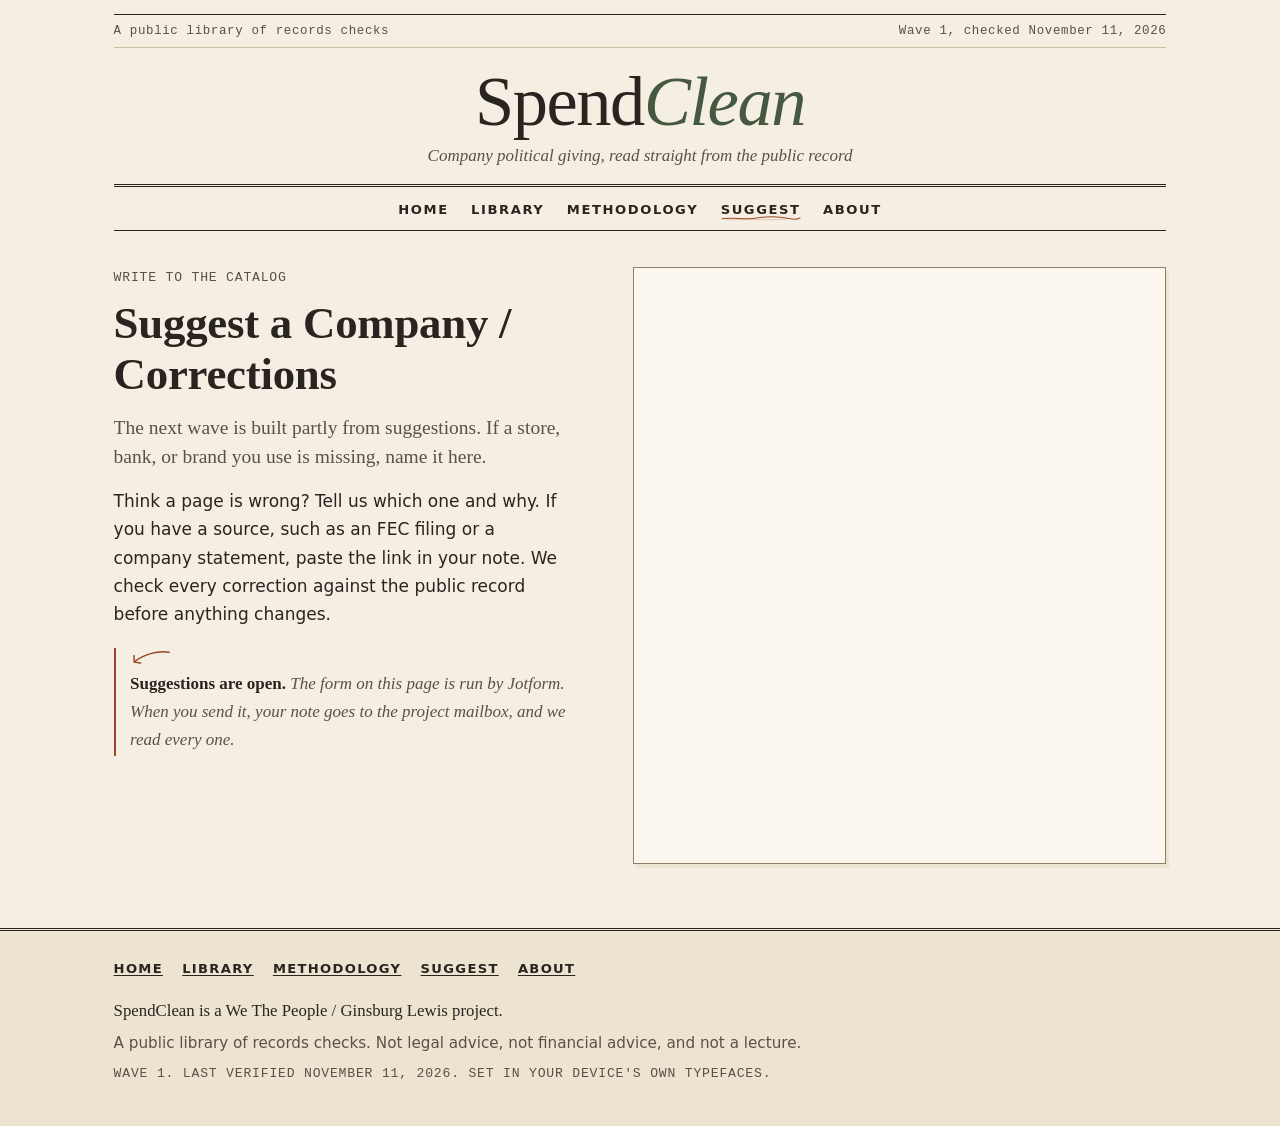
<file: suggest.html>
<!doctype html>
<html lang="en">
<head>
  <meta charset="utf-8">
  <meta name="viewport" content="width=device-width, initial-scale=1">
  <title>Suggest a Company / Corrections | SpendClean</title>
  <meta name="description" content="Suggest a company for a future SpendClean wave, or ask for a correction with a source.">
  <link rel="canonical" href="https://spendclean.com/suggest.html">
  <meta property="og:type" content="website">
  <meta property="og:site_name" content="SpendClean">
  <meta property="og:title" content="Suggest a Company / Corrections | SpendClean">
  <meta property="og:description" content="Suggest a company for a future SpendClean wave, or ask for a correction with a source.">
  <meta property="og:url" content="https://spendclean.com/suggest.html">
  <meta name="twitter:card" content="summary">
  <meta name="twitter:title" content="Suggest a Company / Corrections | SpendClean">
  <meta name="twitter:description" content="Suggest a company for a future SpendClean wave, or ask for a correction with a source.">
  <link rel="icon" href="data:,">
  <link rel="stylesheet" href="assets/css/styles.css">
  <script src="assets/js/app.js" defer></script>
</head>
<body data-page="suggest">
  <a class="skip-link" href="#main">Skip to main content</a>
  <header class="masthead">
    <div class="wrap">
      <p class="masthead-top"><span>A public library of records checks</span><span data-needs-meta hidden>Wave <span data-bind="wave"></span>, checked <span data-bind="last-verified"></span></span></p>
      <a class="masthead-title" href="index.html">Spend<em>Clean</em></a>
      <p class="masthead-tag">Company political giving, read straight from the public record</p>
      <nav class="site-nav" aria-label="Main">
        <ul>
          <li><a href="index.html">Home</a></li>
          <li><a href="library.html">Library</a></li>
          <li><a href="methodology.html">Methodology</a></li>
          <li><a href="suggest.html">Suggest</a></li>
          <li><a href="about.html">About</a></li>
        </ul>
      </nav>
    </div>
  </header>

  <main id="main">
    <div class="wrap suggest-grid">
      <div>
        <p class="kicker">Write to the catalog</p>
        <h1>Suggest a Company / Corrections</h1>
        <p class="deck">The next wave is built partly from suggestions. If a store, bank, or brand you use is missing, name it here.</p>
        <p>Think a page is wrong? Tell us which one and why. If you have a source, such as an FEC filing or a company statement, paste the link in your note. We check every correction against the public record before anything changes.</p>
        <p class="margin-note arrow-note"><strong>Suggestions are open.</strong> The form on this page is run by Jotform. When you send it, your note goes to the project mailbox, and we read every one.</p>
      </div>

      <div class="postcard">
        <iframe id="JotFormIFrame-263158367138060" title="Spendclean - Suggest a Company" onload="window.parent.scrollTo(0,0)" allowtransparency="true" allow="geolocation; microphone; camera; fullscreen; payment" src="https://form.jotform.com/263158367138060" frameborder="0" style="min-width:100%;max-width:100%;height:539px;border:none;" scrolling="no" > </iframe> <script src="https://cdn.jotfor.ms/s/umd/latest/for-form-embed-handler.js"></script> <script>window.jotformEmbedHandler("iframe[id='JotFormIFrame-263158367138060']", "https://form.jotform.com/")</script>
        <noscript><p>This form needs JavaScript to work. You can also open it directly: <a href="https://form.jotform.com/263158367138060">Suggest a Company form</a>.</p></noscript>
      </div>
    </div>
  </main>

  <footer class="colophon">
    <div class="wrap">
      <nav aria-label="Footer">
        <ul>
          <li><a href="index.html">Home</a></li>
          <li><a href="library.html">Library</a></li>
          <li><a href="methodology.html">Methodology</a></li>
          <li><a href="suggest.html">Suggest</a></li>
          <li><a href="about.html">About</a></li>
        </ul>
      </nav>
      <p class="project">SpendClean is a We The People / Ginsburg Lewis project.</p>
      <p>A public library of records checks. Not legal advice, not financial advice, and not a lecture.</p>
      <p class="mono" data-needs-meta hidden>Wave <span data-bind="wave"></span>. Last verified <span data-bind="last-verified"></span>. Set in your device's own typefaces.</p>
    </div>
  </footer>
</body>
</html>
</file>
<file: assets/css/styles.css>
/* SpendClean. Ink on linen, set in the reader's own system typefaces.
   Layers, in order: clean layout, honest content, French country dressing, scrappy details.
   No gradients, no web fonts, no images beyond two tiny inline SVGs. */

:root {
  /* paper and ink */
  --paper: #f5efe3;
  --linen: #ece3d1;
  --card: #fbf7ee;
  --ink: #2a2420;
  --ink-soft: #5b5047;
  --rule: #cdbfa6;
  --rule-strong: #8f7f68;

  /* country accents, darkened so text passes AA on paper */
  --sage: #46583f;
  --sage-wash: #e2e5d3;
  --blue: #3d5a70;
  --blue-wash: #dde4e6;
  --terra: #9a4526;
  --terra-wash: #f2dccf;
  --tape: rgba(214, 196, 160, 0.72);
  --focus: #3d5a70;

  --serif: "Iowan Old Style", "Palatino Linotype", Palatino, "Book Antiqua", Georgia, "Times New Roman", serif;
  --sans: system-ui, -apple-system, "Segoe UI", Roboto, "Helvetica Neue", Arial, sans-serif;
  --mono: "American Typewriter", "Courier New", Courier, ui-monospace, monospace;

  --max: 68rem;
  --measure: 38rem;

  /* paper grain, used only on the clipping and taped notes */
  --grain: url("data:image/svg+xml,%3Csvg xmlns='http://www.w3.org/2000/svg' width='140' height='140'%3E%3Cfilter id='n'%3E%3CfeTurbulence type='fractalNoise' baseFrequency='.85' numOctaves='2' stitchTiles='stitch'/%3E%3CfeColorMatrix values='0 0 0 0 .32 0 0 0 0 .26 0 0 0 0 .2 0 0 0 .07 0'/%3E%3C/filter%3E%3Crect width='100%25' height='100%25' filter='url(%23n)'/%3E%3C/svg%3E");
  /* a pencil-drawn underline */
  --scribble: url("data:image/svg+xml,%3Csvg xmlns='http://www.w3.org/2000/svg' viewBox='0 0 300 14' preserveAspectRatio='none'%3E%3Cpath d='M3 9 C 45 4, 90 12, 135 7 S 215 3, 255 8 S 290 6, 297 7' fill='none' stroke='%239a4526' stroke-width='2.4' stroke-linecap='round'/%3E%3Cpath d='M20 12 C 80 9, 160 13, 240 10' fill='none' stroke='%239a4526' stroke-width='1.2' stroke-linecap='round' opacity='.55'/%3E%3C/svg%3E");
}

*, *::before, *::after { box-sizing: border-box; }
html { -webkit-text-size-adjust: 100%; }
[hidden] { display: none !important; }

body {
  margin: 0;
  background: var(--paper);
  color: var(--ink);
  font-family: var(--sans);
  font-size: 1.0625rem;
  line-height: 1.65;
}

a { color: var(--blue); text-decoration-thickness: 1px; text-underline-offset: 0.18em; }
a:hover { color: var(--terra); text-decoration-thickness: 2px; }

:focus-visible { outline: 3px solid var(--focus); outline-offset: 3px; }

.skip-link {
  position: absolute; left: 1rem; top: -4rem; z-index: 10;
  background: var(--card); color: var(--ink);
  padding: 0.5rem 0.75rem; border: 2px solid var(--ink);
}
.skip-link:focus { top: 1rem; }

.visually-hidden {
  position: absolute !important; width: 1px; height: 1px;
  padding: 0; margin: -1px; overflow: hidden;
  clip: rect(0 0 0 0); white-space: nowrap; border: 0;
}

.wrap { max-width: var(--max); margin: 0 auto; padding: 0 1.1rem; }

h1, h2, h3 {
  font-family: var(--serif);
  font-weight: 600;
  line-height: 1.15;
  margin: 0 0 0.75rem;
  letter-spacing: -0.005em;
}
h1 { font-size: 2.3rem; }
h2 { font-size: 1.55rem; margin-top: 3rem; }
h3 { font-size: 1.2rem; }
p { margin: 0 0 1rem; }

/* small typewritten labels */
.kicker, .mono {
  font-family: var(--mono);
  font-size: 0.82rem;
  letter-spacing: 0.06em;
  text-transform: uppercase;
  color: var(--ink-soft);
}
.kicker { margin: 0 0 0.6rem; }

.deck {
  font-family: var(--serif);
  font-size: 1.22rem;
  line-height: 1.5;
  color: var(--ink-soft);
  max-width: var(--measure);
}

.scribble {
  background-image: var(--scribble);
  background-repeat: no-repeat;
  background-size: 100% 0.32em;
  background-position: 0 96%;
  padding-bottom: 0.08em;
}

/* ---------- Masthead ---------- */
.masthead { padding-top: 0.9rem; }
.masthead-top {
  display: flex; flex-wrap: wrap; justify-content: space-between; gap: 0.25rem 1rem;
  margin: 0;
  padding: 0.35rem 0;
  border-top: 1px solid var(--ink);
  border-bottom: 1px solid var(--rule);
  font-family: var(--mono); font-size: 0.78rem; letter-spacing: 0.05em; color: var(--ink-soft);
}
.masthead-title {
  display: block;
  text-align: center;
  font-family: var(--serif);
  font-weight: 500;
  font-size: 3rem;
  line-height: 1;
  letter-spacing: -0.02em;
  color: var(--ink);
  text-decoration: none;
  padding: 1.1rem 0 0.35rem;
}
.masthead-title:hover { color: var(--ink); }
.masthead-title em { font-style: italic; color: var(--sage); }
.masthead-tag {
  text-align: center;
  font-family: var(--serif);
  font-style: italic;
  color: var(--ink-soft);
  margin: 0 0 0.9rem;
}
.site-nav {
  border-top: 3px double var(--ink);
  border-bottom: 1px solid var(--ink);
}
.site-nav ul {
  list-style: none; margin: 0; padding: 0.45rem 0;
  display: flex; flex-wrap: wrap; justify-content: center; gap: 0.15rem 1.4rem;
}
.site-nav a {
  font-family: var(--sans);
  font-size: 0.82rem; font-weight: 600;
  letter-spacing: 0.12em; text-transform: uppercase;
  color: var(--ink); text-decoration: none;
  padding: 0.2rem 0;
}
.site-nav a:hover { color: var(--terra); }
.site-nav a[aria-current="page"] {
  background-image: var(--scribble);
  background-repeat: no-repeat;
  background-size: 100% 0.45em;
  background-position: 0 100%;
}

main { padding: 2.25rem 0 4rem; }

/* ---------- Stamped status marks ---------- */
.stamp {
  display: inline-block;
  font-family: var(--mono);
  font-size: 0.76rem;
  font-weight: 700;
  letter-spacing: 0.13em;
  text-transform: uppercase;
  line-height: 1.2;
  padding: 0.32rem 0.55rem 0.26rem;
  border: 2px solid currentColor;
  border-radius: 3px;
  box-shadow: inset 0 0 0 2px var(--card), inset 0 0 0 3px currentColor;
  background: var(--card);
  transform: rotate(-2deg);
  white-space: nowrap;
}
.stamp-clean { color: var(--sage); }
.stamp-flagged { color: var(--terra); transform: rotate(1.5deg); }
.stamp-pending { color: var(--blue); transform: rotate(-1deg); }
.stamp-lg { font-size: 0.92rem; padding: 0.45rem 0.75rem 0.38rem; }

/* ---------- Margin notes, tape, clipping ---------- */
.margin-note {
  font-family: var(--serif);
  font-style: italic;
  color: var(--ink-soft);
  border-left: 2px solid var(--terra);
  padding: 0.1rem 0 0.1rem 0.9rem;
  margin: 1.25rem 0;
}
.margin-note strong { font-style: normal; color: var(--ink); }
.arrow-note::before {
  content: "";
  display: block;
  width: 2.6rem; height: 1.1rem;
  margin-bottom: 0.2rem;
  background: url("data:image/svg+xml,%3Csvg xmlns='http://www.w3.org/2000/svg' viewBox='0 0 52 22'%3E%3Cpath d='M48 4 C 34 2, 18 6, 6 15' fill='none' stroke='%239a4526' stroke-width='1.8' stroke-linecap='round'/%3E%3Cpath d='M5 8 L 5 16 L 13 17' fill='none' stroke='%239a4526' stroke-width='1.8' stroke-linecap='round' stroke-linejoin='round'/%3E%3C/svg%3E") no-repeat left center / contain;
}

.taped {
  position: relative;
  background: var(--card) var(--grain);
  border: 1px solid var(--rule);
  padding: 1.6rem 1.2rem 1.2rem;
  margin-top: 1.5rem;
}
.taped::before {
  content: "";
  position: absolute;
  top: -0.7rem; left: 50%;
  width: 6.5rem; height: 1.4rem;
  margin-left: -3.25rem;
  background: var(--tape);
  border-left: 1px dashed rgba(143, 127, 104, 0.5);
  border-right: 1px dashed rgba(143, 127, 104, 0.5);
  transform: rotate(-3deg);
}
.taped h2 { margin-top: 0; font-size: 1.3rem; }

/* ---------- Home ---------- */
.front-lead { max-width: 46rem; }
.front-lead h1 { font-size: 2.6rem; font-weight: 500; }

.search-line {
  display: flex; flex-wrap: wrap; align-items: flex-end; gap: 0.6rem 0.8rem;
  margin: 1.6rem 0 0; max-width: 34rem;
}
.search-line label { width: 100%; }
.search-line input { flex: 1 1 13rem; }

.front-grid { display: grid; gap: 1rem 3rem; margin-top: 1rem; }

.tally { width: 100%; border-collapse: collapse; margin-top: 0.5rem; font-variant-numeric: tabular-nums; }
.tally caption { text-align: left; }
.tally th, .tally td { padding: 0.8rem 0.4rem; border-bottom: 1px solid var(--rule); text-align: left; vertical-align: middle; }
.tally td.num { font-family: var(--serif); font-size: 2rem; line-height: 1; text-align: right; width: 4.5rem; }
.tally td.of { color: var(--ink-soft); font-family: var(--mono); font-size: 0.82rem; }
.tally tfoot th, .tally tfoot td { border-top: 2px solid var(--ink); border-bottom: 0; }
.tally tfoot th { font-family: var(--serif); font-weight: 600; font-size: 1.1rem; }

.marks { margin: 0; }
.marks dt { margin-top: 1rem; }
.marks dt:first-child { margin-top: 0.2rem; }
.marks dd { margin: 0.45rem 0 0; font-size: 0.98rem; }

.aisles {
  list-style: none; padding: 0; margin: 0;
  font-family: var(--serif); font-size: 1.35rem; line-height: 1.9;
}
.aisles li { display: inline; }
.aisles li + li::before { content: "\00a0\00b7\00a0"; color: var(--rule-strong); }
.aisles a { color: var(--ink); text-transform: capitalize; }
.aisles a:hover { color: var(--terra); }
.aisles .n { font-family: var(--mono); font-size: 0.85rem; color: var(--ink-soft); vertical-align: 0.15em; margin-left: 0.15rem; }

.shelves { display: grid; gap: 2rem 2.5rem; margin-top: 1rem; }
.shelf h3 { display: flex; align-items: center; gap: 0.6rem; border-bottom: 1px solid var(--ink); padding-bottom: 0.5rem; }
.shelf ul { list-style: none; padding: 0; margin: 0; }
.shelf li { padding: 0.45rem 0; border-bottom: 1px dotted var(--rule-strong); display: flex; justify-content: space-between; gap: 1rem; }
.shelf li a { font-family: var(--serif); font-size: 1.08rem; color: var(--ink); text-decoration: none; }
.shelf li a:hover { color: var(--terra); text-decoration: underline; }
.shelf .cat { font-family: var(--mono); font-size: 0.76rem; color: var(--ink-soft); text-transform: lowercase; white-space: nowrap; align-self: center; }
.shelf .more { display: inline-block; margin-top: 0.6rem; font-family: var(--mono); font-size: 0.85rem; }

.front-close { margin-top: 3.5rem; border-top: 3px double var(--ink); padding-top: 1.5rem; max-width: var(--measure); }
.front-close p { font-family: var(--serif); font-size: 1.15rem; }

/* ---------- Forms ---------- */
label, .label {
  display: block;
  font-family: var(--mono);
  font-size: 0.82rem;
  letter-spacing: 0.06em;
  text-transform: uppercase;
  color: var(--ink);
  margin-bottom: 0.3rem;
}
input, select, textarea {
  font: inherit;
  font-family: var(--serif);
  font-size: 1.1rem;
  color: var(--ink);
  width: 100%;
  min-height: 2.75rem;
  padding: 0.45rem 0.2rem;
  background: transparent;
  border: 0;
  border-bottom: 2px solid var(--ink);
  border-radius: 0;
}
select { padding-right: 1.5rem; background: var(--card); border: 1px solid var(--rule-strong); border-bottom-width: 2px; border-bottom-color: var(--ink); padding-left: 0.5rem; }
textarea {
  min-height: 9rem; resize: vertical;
  line-height: 2rem;
  border: 1px solid var(--rule-strong);
  padding: 0.3rem 0.6rem;
  background-color: var(--card);
}
input::placeholder { color: #6b6056; font-style: italic; }

.btn {
  font-family: var(--sans);
  font-size: 0.85rem; font-weight: 700;
  letter-spacing: 0.12em; text-transform: uppercase;
  min-height: 2.75rem;
  padding: 0.65rem 1.2rem;
  color: var(--paper);
  background: var(--ink);
  border: 2px solid var(--ink);
  border-radius: 2px;
  cursor: pointer;
  text-decoration: none;
  display: inline-block;
}
.btn:hover { background: var(--terra); border-color: var(--terra); color: var(--paper); }
.btn-plain { background: transparent; color: var(--ink); }
.btn-plain:hover { background: var(--ink); color: var(--paper); border-color: var(--ink); }

/* ---------- Library ---------- */
.lib-head { display: grid; gap: 0.5rem 3rem; }
.filters {
  display: grid; gap: 1.1rem 1.5rem;
  margin-top: 1.6rem; padding: 1.2rem 0;
  border-top: 1px solid var(--ink); border-bottom: 1px solid var(--rule);
}
.results-bar {
  display: flex; flex-wrap: wrap; align-items: center; justify-content: space-between; gap: 0.6rem 1rem;
  margin: 1.2rem 0 0.4rem;
}
.results-bar p { margin: 0; }

.ledger { list-style: none; padding: 0; margin: 0; border-top: 2px solid var(--ink); }
.ledger li {
  display: grid;
  grid-template-columns: 1fr auto;
  grid-template-areas: "name stamp" "cat stamp";
  gap: 0.15rem 1rem;
  align-items: center;
  padding: 0.85rem 0.2rem;
  border-bottom: 1px solid var(--rule);
}
.ledger .name { grid-area: name; font-family: var(--serif); font-size: 1.2rem; color: var(--ink); text-decoration: none; }
.ledger .name:hover { color: var(--terra); text-decoration: underline; }
.ledger .cat { grid-area: cat; font-family: var(--mono); font-size: 0.78rem; color: var(--ink-soft); }
.ledger .stamp { grid-area: stamp; justify-self: end; }

.empty { margin-top: 1.5rem; max-width: 30rem; }

/* ---------- Company entry ---------- */
.entry { max-width: 46rem; }
.entry-head { display: flex; flex-wrap: wrap; align-items: center; gap: 0.75rem 1.25rem; border-bottom: 3px double var(--ink); padding-bottom: 1rem; }
.entry-head h1 { margin: 0; font-size: 2.6rem; font-weight: 500; }
.entry .lede { font-family: var(--serif); font-size: 1.25rem; line-height: 1.5; margin-top: 1.4rem; }

.clipping {
  position: relative;
  margin: 0;
  padding: 1.9rem 1.4rem 1.6rem;
  background: var(--card) var(--grain);
  border: 1px solid var(--rule);
  transform: rotate(-0.4deg);
  /* a softly torn lower edge */
  clip-path: polygon(0 0, 100% 0, 100% 96%, 96% 99%, 91% 96.5%, 85% 99.5%, 78% 97%, 70% 99%, 62% 96.8%, 55% 99.4%, 47% 97.2%, 39% 99.6%, 31% 96.9%, 24% 99.2%, 16% 97.1%, 9% 99.5%, 3% 97%, 0 99%);
}
.clipping-wrap { position: relative; margin: 2.4rem 0 1.5rem; }
.clipping-wrap::before {
  content: "";
  position: absolute; z-index: 2;
  top: -0.7rem; left: 1.4rem;
  width: 5.5rem; height: 1.3rem;
  background: var(--tape);
  transform: rotate(-4deg);
}
.clipping blockquote { margin: 0; }
.clipping blockquote p {
  font-family: var(--mono);
  font-size: 1.12rem;
  line-height: 1.6;
  margin: 0;
  color: var(--ink);
}
.clipping blockquote p::before { content: "\201C"; }
.clipping blockquote p::after { content: "\201D"; }
.clipping figcaption { margin-top: 1rem; padding-top: 0.8rem; border-top: 1px dashed var(--rule-strong); font-size: 0.95rem; }
.clipping figcaption p { margin: 0 0 0.35rem; }
.clipping .quote-label { font-family: var(--serif); font-style: italic; color: var(--ink-soft); }
.clipping cite { font-style: normal; font-weight: 700; }
.clipping .link-note { color: var(--ink-soft); font-size: 0.9rem; }

.particulars { margin: 1.5rem 0 0; }
.particulars div { display: grid; gap: 0.1rem 1.5rem; padding: 0.7rem 0; border-bottom: 1px solid var(--rule); }
.particulars dt { font-family: var(--mono); font-size: 0.78rem; letter-spacing: 0.06em; text-transform: uppercase; color: var(--ink-soft); }
.particulars dd { margin: 0; }

.back { display: inline-block; margin-top: 2rem; font-family: var(--mono); font-size: 0.9rem; }

/* ---------- Long-form pages ---------- */
.article { max-width: var(--measure); }
.article h2 { font-size: 1.45rem; }
.article h2 .num { font-family: var(--mono); font-size: 0.9rem; color: var(--terra); margin-right: 0.5rem; vertical-align: 0.2em; }
.article ul { padding-left: 1.2rem; }
.article li { margin-bottom: 0.55rem; }
.article li::marker { color: var(--terra); }
.dropcap::first-letter {
  float: left;
  font-family: var(--serif);
  font-size: 3.6rem;
  line-height: 0.85;
  padding: 0.3rem 0.5rem 0 0;
  color: var(--sage);
}
.pull {
  font-family: var(--serif);
  font-size: 1.45rem;
  line-height: 1.4;
  color: var(--ink);
  margin: 1.8rem 0;
  padding: 1rem 0;
  border-top: 1px solid var(--ink);
  border-bottom: 1px solid var(--ink);
}
.with-aside { display: grid; gap: 0 3.5rem; }
.sign-off { font-family: var(--serif); font-style: italic; color: var(--ink-soft); }

/* ---------- Suggest ---------- */
.postcard {
  background: var(--card);
  border: 1px solid var(--rule-strong);
  padding: 1.5rem 1.3rem;
  box-shadow: 3px 4px 0 var(--linen);
}
.form { display: grid; gap: 1.4rem; }
.req { color: var(--terra); }
.hint { font-size: 0.92rem; color: var(--ink-soft); margin: 0.35rem 0 0; }
.error { color: var(--terra); font-weight: 600; font-size: 0.95rem; margin: 0.35rem 0 0; }
.error:empty { display: none; }
[aria-invalid="true"] { border-color: var(--terra); border-bottom-width: 3px; }
.thanks { border-left: 3px solid var(--sage); background: var(--sage-wash); padding: 1rem 1.1rem; margin-bottom: 1.25rem; }
.thanks:empty { display: none; }

.load-error { border-left: 3px solid var(--terra); background: var(--terra-wash); padding: 1rem 1.1rem; }

/* ---------- Colophon ---------- */
.colophon { border-top: 3px double var(--ink); background: var(--linen); color: var(--ink-soft); font-size: 0.95rem; }
.colophon .wrap { padding-top: 1.6rem; padding-bottom: 2.2rem; }
.colophon ul { list-style: none; padding: 0; margin: 0 0 1rem; display: flex; flex-wrap: wrap; gap: 0.2rem 1.2rem; }
.colophon a { color: var(--ink); font-family: var(--sans); font-size: 0.82rem; font-weight: 600; letter-spacing: 0.1em; text-transform: uppercase; }
.colophon .project { font-family: var(--serif); font-size: 1.05rem; color: var(--ink); }
.colophon p { margin: 0 0 0.4rem; }

/* ---------- Wider screens ---------- */
@media (min-width: 42rem) {
  h1 { font-size: 2.8rem; }
  .masthead-title { font-size: 4.4rem; }
  .front-lead h1 { font-size: 3.5rem; }
  .entry-head h1 { font-size: 3.2rem; }
  .filters { grid-template-columns: 2fr 1fr 1fr; align-items: end; }
  .ledger li { grid-template-columns: 1fr 13rem 12rem; grid-template-areas: "name cat stamp"; }
  .particulars div { grid-template-columns: 11rem 1fr; }
  .shelves { grid-template-columns: repeat(2, 1fr); }
}
@media (min-width: 62rem) {
  .front-grid { grid-template-columns: 1.6fr 1fr; align-items: start; }
  .front-grid .taped { margin-top: 3.6rem; transform: rotate(0.6deg); }
  .shelves { grid-template-columns: 1.15fr 1.15fr 1fr; }
  .with-aside { grid-template-columns: minmax(0, var(--measure)) 17rem; }
  .with-aside aside { padding-top: 5.5rem; }
  .suggest-grid { display: grid; grid-template-columns: 1fr 1.15fr; gap: 3.5rem; align-items: start; }
  .lib-head { grid-template-columns: 1fr 18rem; align-items: end; }
  .entry-layout { display: grid; grid-template-columns: minmax(0, 46rem) 15rem; gap: 3.5rem; align-items: start; }
  .entry-aside { padding-top: 7.5rem; }
}

@media (prefers-reduced-motion: reduce) {
  * { transition: none !important; animation: none !important; }
}

@media print {
  .site-nav, .colophon nav, .skip-link { display: none; }
  body { background: #fff; }
}
</file>
